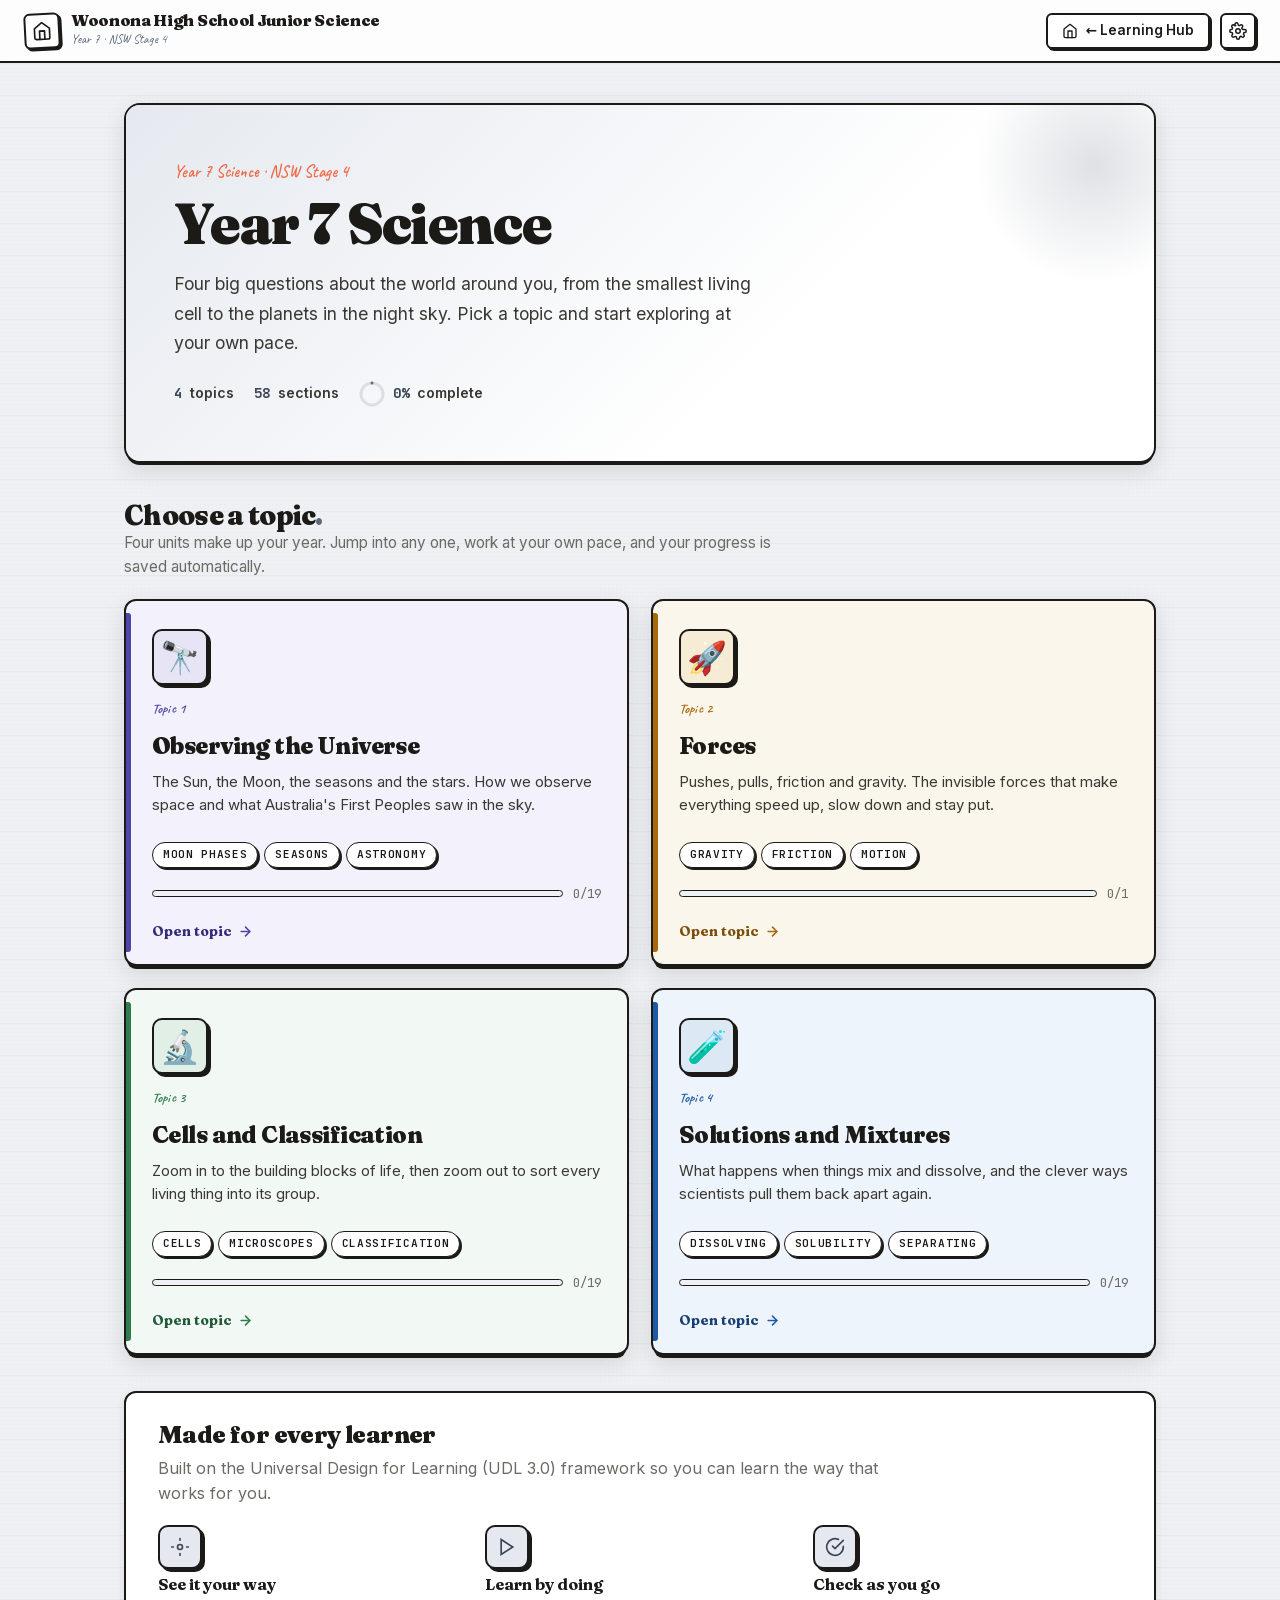
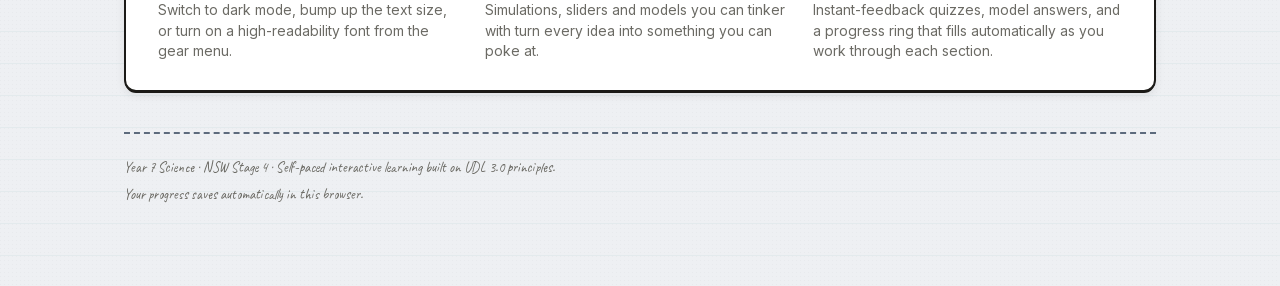
<file: index.html>
<!doctype html>
<html lang="en-AU" data-theme="light" data-size="md" data-dyslexic="false">
<head>
  <meta charset="utf-8"/>
  <meta name="viewport" content="width=device-width, initial-scale=1"/>
  <link rel="icon" href="https://irvincisneros-png.github.io/assets/favicon.svg" type="image/svg+xml"/>
  <title>Year 7 Science · NSW Stage 4</title>
  <meta name="description" content="Interactive Year 7 Science: Observing the Universe, Forces, Cells and Classification, and Solutions and Mixtures."/>
  <link rel="stylesheet" href="shared/kit.css"/>
  <link rel="stylesheet" href="shared/hub.css"/>
</head>
<body>
  <div id="root">
  <div id="__loading" style="position:fixed;inset:0;z-index:9000;display:flex;align-items:center;justify-content:center;flex-direction:column;gap:14px;background:#f7f1e3;color:#6b6a64;font-family:-apple-system,BlinkMacSystemFont,'Segoe UI',sans-serif;">
    <div class="__spin" style="width:34px;height:34px;border:3px solid #e3d9bf;border-top-color:#0f766e;border-radius:50%;animation:jsspin .8s linear infinite;"></div>
    <div style="font-size:15px;">Getting your science ready…</div>
    <style>@keyframes jsspin{to{transform:rotate(360deg)}}@media (prefers-reduced-motion:reduce){.__spin{animation:none!important}}</style>
  </div>
  </div>
  <script src="shared/vendor/react.production.min.js"></script>
  <script src="shared/vendor/react-dom.production.min.js"></script>
  <script src="shared/kit.js"></script>
  <script src="shared/hub.js"></script>
  <script>
    mountYearHub({
      year: 7, stage: 4, accent: "teal",
      schoolTitle: "Woonona High School Junior Science", syllabus: "NSW Stage 4",
      title: "Year 7 Science",
      lede: "Four big questions about the world around you, from the smallest living cell to the planets in the night sky. Pick a topic and start exploring at your own pace.",
      topics: [
        { n: 1, kicker: "Topic 1", emoji: "🔭", title: "Observing the Universe", accent: "amber",
          blurb: "The Sun, the Moon, the seasons and the stars. How we observe space and what Australia's First Peoples saw in the sky.",
          tags: ["Moon phases", "Seasons", "Astronomy"], href: "observing-universe/", branch: "earth-space",
          storageKey: "y7.universe", points: ["1.1.1","1.1.2","1.1.3","1.1.4","1.2.1","1.2.2","1.2.3","1.2.4","1.2.5","1.2.6","1.2.7","1.2.8","1.3.1","1.3.2","1.3.3","1.4.1","1.4.2","1.4.3","1.5.1"] },
        { n: 2, kicker: "Topic 2", emoji: "🚀", title: "Forces", accent: "blue",
          blurb: "Pushes, pulls, friction and gravity. The invisible forces that make everything speed up, slow down and stay put.",
          tags: ["Gravity", "Friction", "Motion"], href: "forces/", branch: "physics",
          storageKey: "y7.forces", points: ["done"] },
        { n: 3, kicker: "Topic 3", emoji: "🔬", title: "Cells and Classification", accent: "emerald",
          blurb: "Zoom in to the building blocks of life, then zoom out to sort every living thing into its group.",
          tags: ["Cells", "Microscopes", "Classification"], href: "cells-classification/", branch: "biology",
          storageKey: "y7.cellsclassification", points: ["3.1.1","3.1.2","3.1.3","3.1.4","3.1.5","3.1.6","3.1.7","3.2.1","3.2.2","3.2.3","3.2.4","3.2.5","3.2.6","3.2.7","3.2.8","3.2.9","3.2.10","3.2.11","3.3.1"] },
        { n: 4, kicker: "Topic 4", emoji: "🧪", title: "Solutions and Mixtures", accent: "cyan",
          blurb: "What happens when things mix and dissolve, and the clever ways scientists pull them back apart again.",
          tags: ["Dissolving", "Solubility", "Separating"], href: "solutions-mixtures/", branch: "chemistry",
          storageKey: "y7.solutions", points: ["4.1.1","4.1.2","4.1.3","4.1.4","4.2.1","4.2.2","4.2.3","4.3.1","4.3.2","4.3.3","4.3.4","4.3.5","4.4.1","4.4.2","4.4.3","4.4.4","4.4.5","4.4.6","4.5.1"] },
      ],
    });
  </script>
  <noscript>
    <div style="position:fixed;inset:0;z-index:99998;display:flex;align-items:center;justify-content:center;text-align:center;padding:24px;background:#f7f1e3;color:#1b1a17;font-family:-apple-system,BlinkMacSystemFont,'Segoe UI',sans-serif;">
      This page needs JavaScript turned on to work. Please enable JavaScript in your browser settings and reload.
    </div>
  </noscript>
  <div id="__loadfail" style="display:none;position:fixed;inset:0;z-index:99999;align-items:center;justify-content:center;flex-direction:column;gap:10px;text-align:center;padding:24px;background:#f7f1e3;color:#1b1a17;font-family:-apple-system,BlinkMacSystemFont,'Segoe UI',sans-serif;">
    <div style="font-size:34px;">🔌</div>
    <div style="font-size:18px;font-weight:700;">This page didn't finish loading</div>
    <div style="max-width:430px;font-size:14px;color:#6b6a64;">Check your internet connection and refresh. If you're on the school network and it still won't load, let your teacher know.</div>
    <button onclick="location.reload()" style="margin-top:6px;padding:10px 18px;border-radius:999px;border:1.5px solid #1b1a17;background:#0f766e;color:#fff;font-weight:600;font-size:14px;cursor:pointer;">Refresh</button>
  </div>
  <script>
    /* If nothing has rendered into the app root after 12s (e.g. a script was
       blocked or failed to download), show a friendly failure message instead
       of a blank white screen. */
    (function(){
      setTimeout(function(){
        if(document.getElementById('__loading') && !window.__mounted){
          var f=document.getElementById('__loadfail'); if(f) f.style.display='flex';
        }
      },30000);
    })();
  </script>
</body>
</html>
</file>
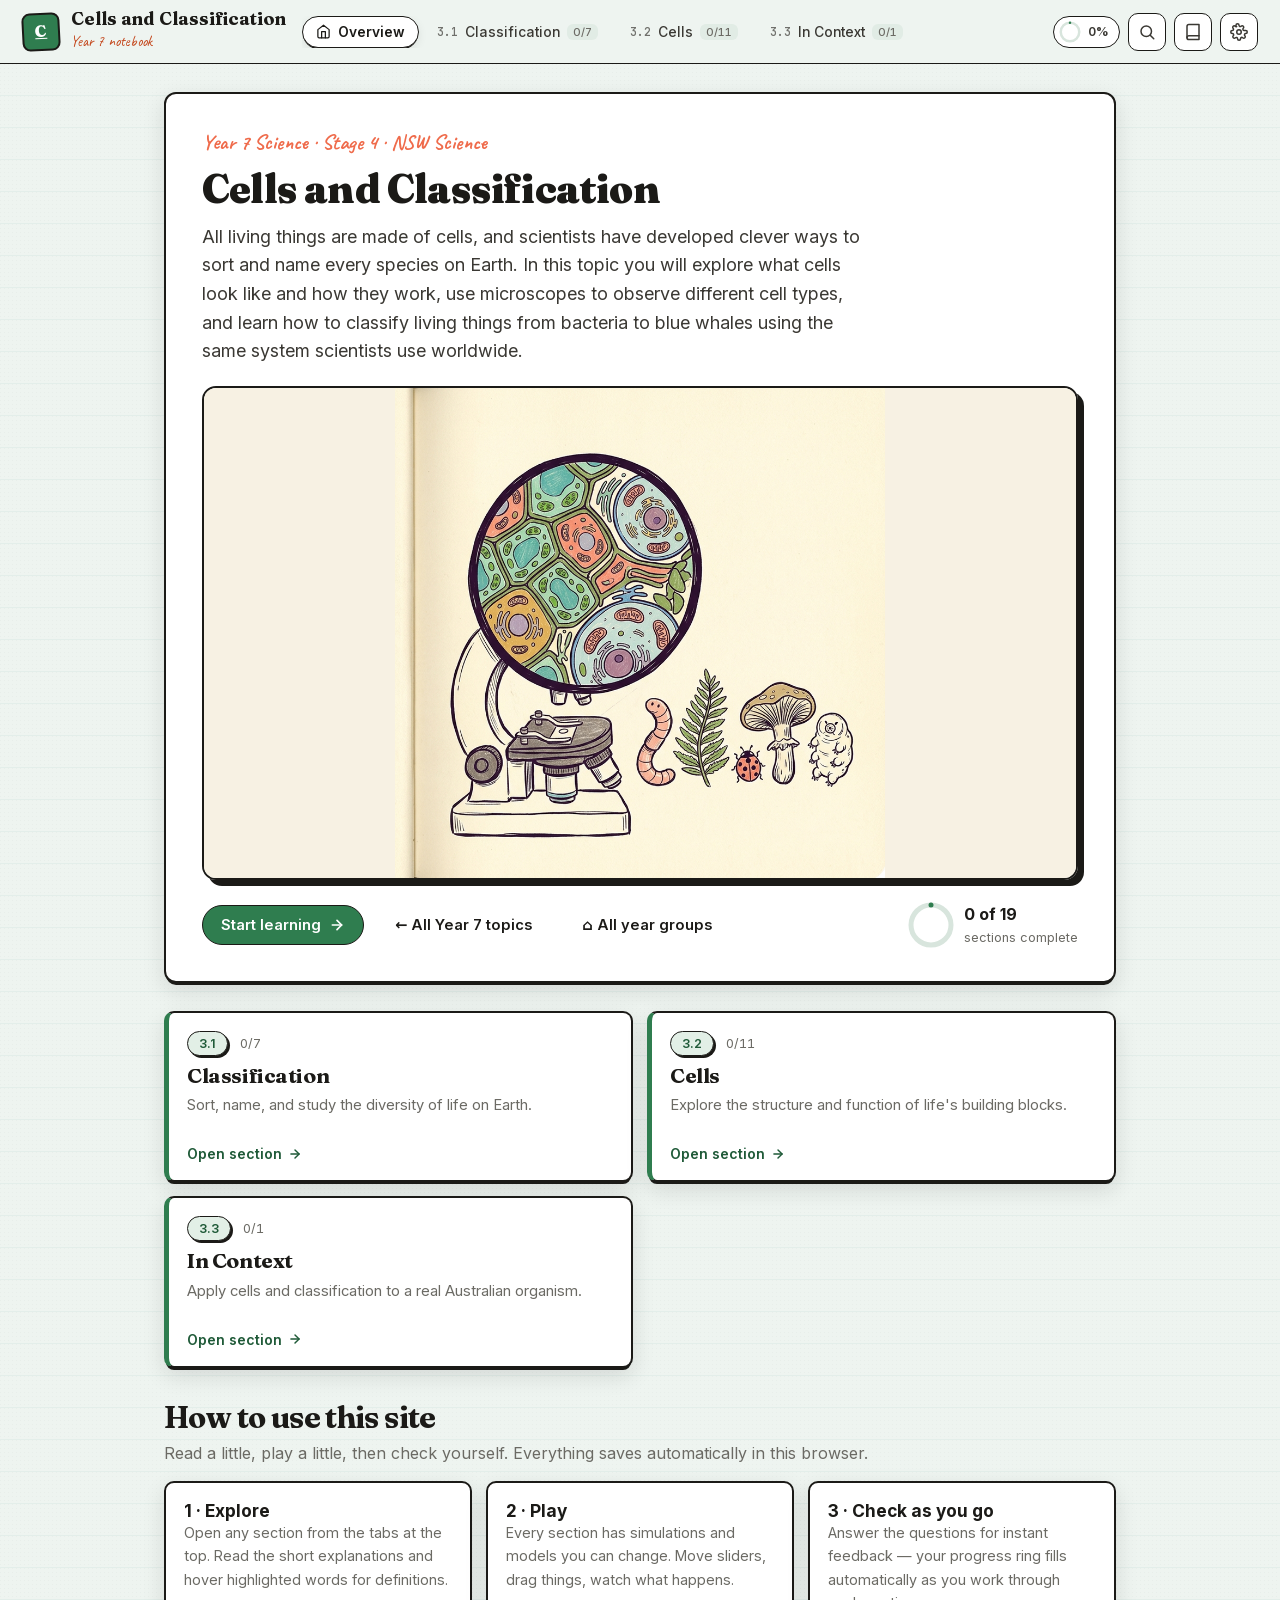
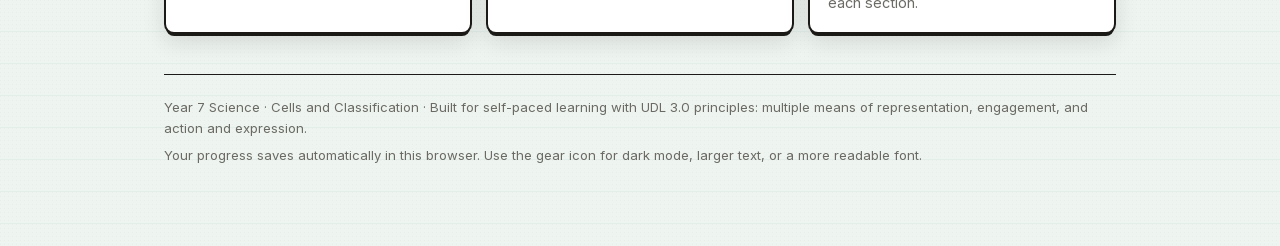
<file: cells-classification/index.html>
<!doctype html>
<html lang="en-AU" data-theme="light" data-size="md" data-dyslexic="false">
<head>
  <meta charset="utf-8"/>
  <meta name="viewport" content="width=device-width, initial-scale=1"/>
  <link rel="icon" href="https://irvincisneros-png.github.io/assets/favicon.svg" type="image/svg+xml"/>
  <title>Cells and Classification · Year 7 Science</title>
  <meta name="description" content="Cells, microscopes and grouping living things."/>
  <link rel="stylesheet" href="../shared/kit.css"/>
</head>
<body>
  <div id="root">
  <div id="__loading" style="position:fixed;inset:0;z-index:9000;display:flex;align-items:center;justify-content:center;flex-direction:column;gap:14px;background:#f7f1e3;color:#6b6a64;font-family:-apple-system,BlinkMacSystemFont,'Segoe UI',sans-serif;">
    <div class="__spin" style="width:34px;height:34px;border:3px solid #e3d9bf;border-top-color:#0f766e;border-radius:50%;animation:jsspin .8s linear infinite;"></div>
    <div style="font-size:15px;">Getting your science ready…</div>
    <style>@keyframes jsspin{to{transform:rotate(360deg)}}@media (prefers-reduced-motion:reduce){.__spin{animation:none!important}}</style>
  </div>
  </div>
  <script src="../shared/vendor/react.production.min.js"></script>
  <script src="../shared/vendor/react-dom.production.min.js"></script>
  <script src="../shared/kit.js"></script>
  <script src="content.js"></script>
  <noscript>
    <div style="position:fixed;inset:0;z-index:99998;display:flex;align-items:center;justify-content:center;text-align:center;padding:24px;background:#f7f1e3;color:#1b1a17;font-family:-apple-system,BlinkMacSystemFont,'Segoe UI',sans-serif;">
      This page needs JavaScript turned on to work. Please enable JavaScript in your browser settings and reload.
    </div>
  </noscript>
  <div id="__loadfail" style="display:none;position:fixed;inset:0;z-index:99999;align-items:center;justify-content:center;flex-direction:column;gap:10px;text-align:center;padding:24px;background:#f7f1e3;color:#1b1a17;font-family:-apple-system,BlinkMacSystemFont,'Segoe UI',sans-serif;">
    <div style="font-size:34px;">🔌</div>
    <div style="font-size:18px;font-weight:700;">This page didn't finish loading</div>
    <div style="max-width:430px;font-size:14px;color:#6b6a64;">Check your internet connection and refresh. If you're on the school network and it still won't load, let your teacher know.</div>
    <button onclick="location.reload()" style="margin-top:6px;padding:10px 18px;border-radius:999px;border:1.5px solid #1b1a17;background:#0f766e;color:#fff;font-weight:600;font-size:14px;cursor:pointer;">Refresh</button>
  </div>
  <script>
    /* If nothing has rendered into the app root after 12s (e.g. a script was
       blocked or failed to download), show a friendly failure message instead
       of a blank white screen. */
    (function(){
      setTimeout(function(){
        if(document.getElementById('__loading') && !window.__mounted){
          var f=document.getElementById('__loadfail'); if(f) f.style.display='flex';
        }
      },30000);
    })();
  </script>
</body>
</html>
</file>
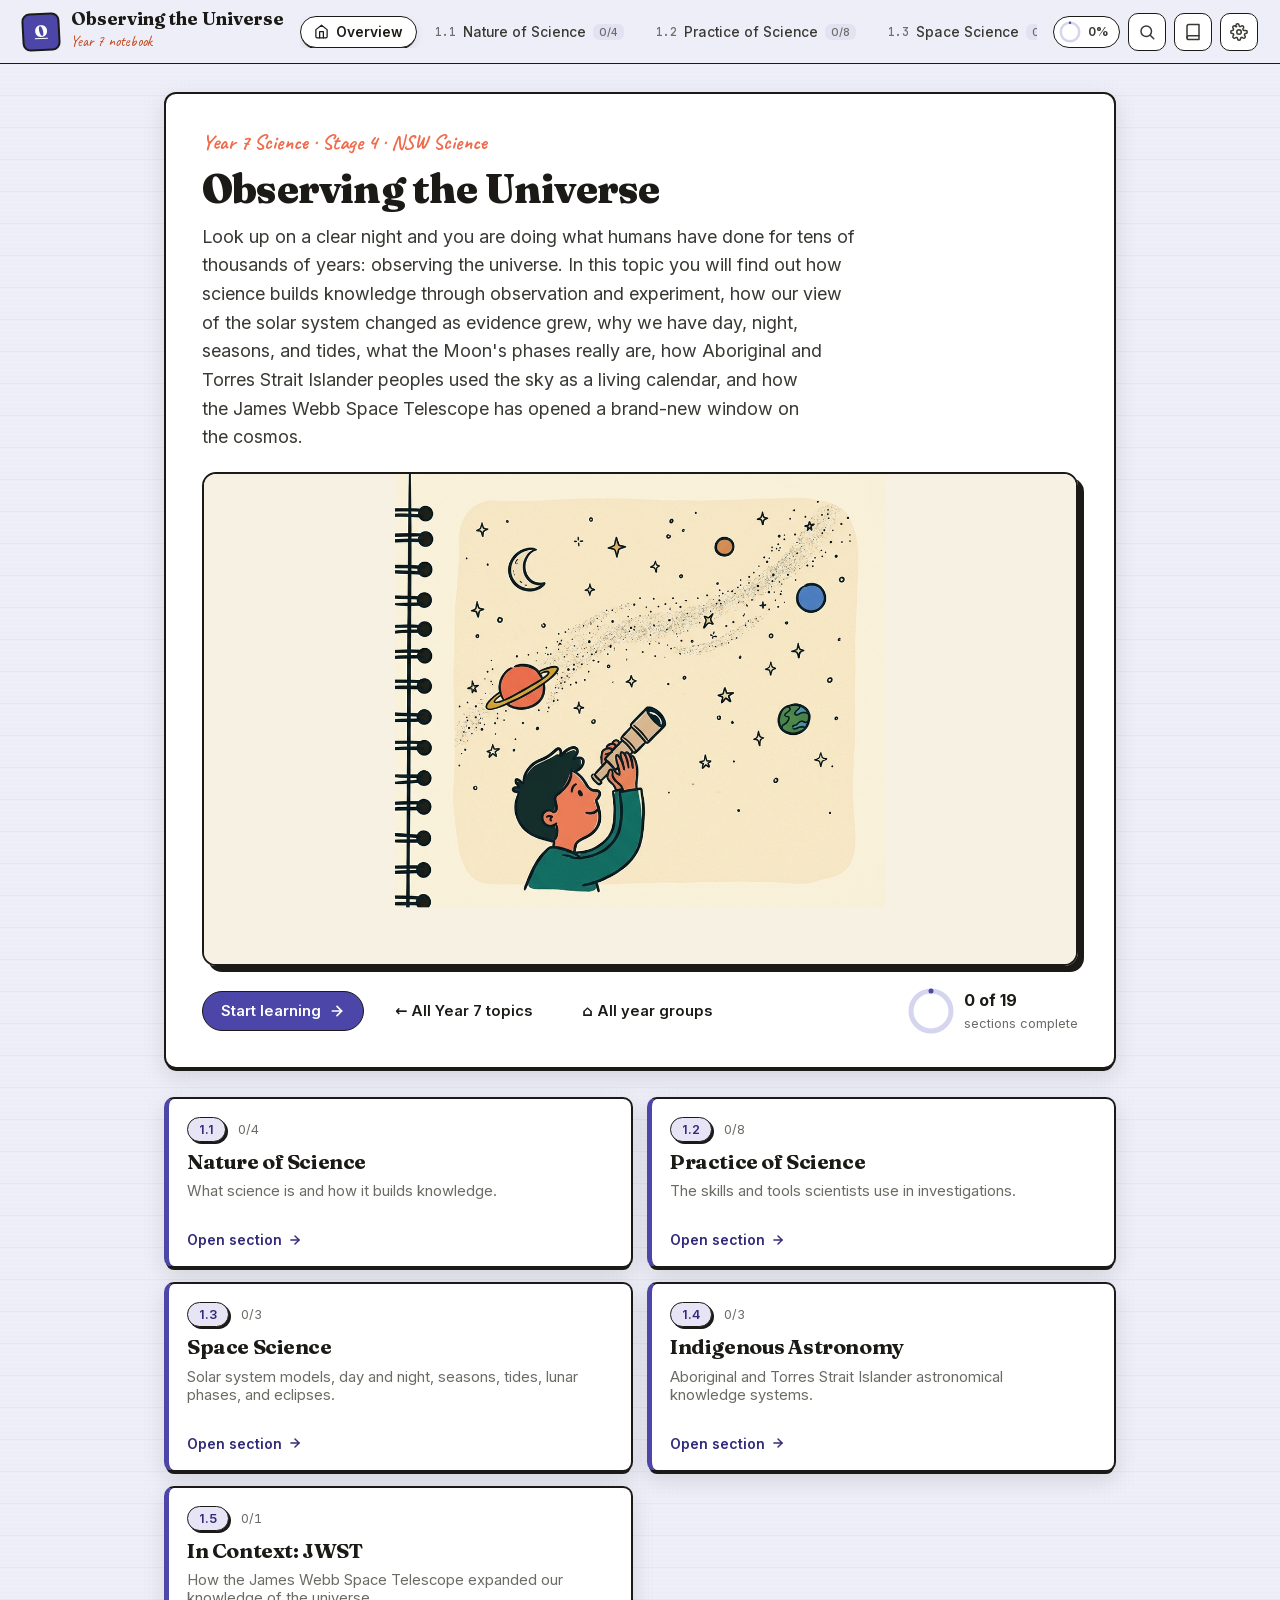
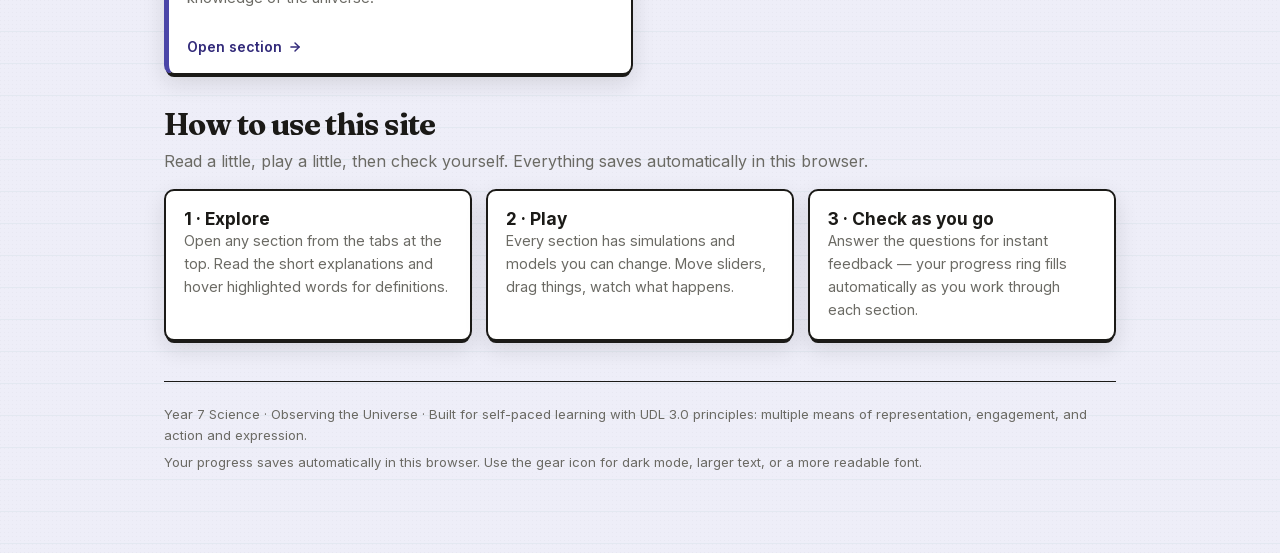
<file: observing-universe/index.html>
<!doctype html>
<html lang="en-AU" data-theme="light" data-size="md" data-dyslexic="false">
<head>
  <meta charset="utf-8"/>
  <meta name="viewport" content="width=device-width, initial-scale=1"/>
  <link rel="icon" href="https://irvincisneros-png.github.io/assets/favicon.svg" type="image/svg+xml"/>
  <title>Observing the Universe · Year 7 Science</title>
  <meta name="description" content="Earth, Moon, Sun and the night sky."/>
  <link rel="stylesheet" href="../shared/kit.css"/>
</head>
<body>
  <div id="root">
  <div id="__loading" style="position:fixed;inset:0;z-index:9000;display:flex;align-items:center;justify-content:center;flex-direction:column;gap:14px;background:#f7f1e3;color:#6b6a64;font-family:-apple-system,BlinkMacSystemFont,'Segoe UI',sans-serif;">
    <div class="__spin" style="width:34px;height:34px;border:3px solid #e3d9bf;border-top-color:#0f766e;border-radius:50%;animation:jsspin .8s linear infinite;"></div>
    <div style="font-size:15px;">Getting your science ready…</div>
    <style>@keyframes jsspin{to{transform:rotate(360deg)}}@media (prefers-reduced-motion:reduce){.__spin{animation:none!important}}</style>
  </div>
  </div>
  <script src="../shared/vendor/react.production.min.js"></script>
  <script src="../shared/vendor/react-dom.production.min.js"></script>
  <script src="../shared/kit.js"></script>
  <script src="content.js"></script>
  <noscript>
    <div style="position:fixed;inset:0;z-index:99998;display:flex;align-items:center;justify-content:center;text-align:center;padding:24px;background:#f7f1e3;color:#1b1a17;font-family:-apple-system,BlinkMacSystemFont,'Segoe UI',sans-serif;">
      This page needs JavaScript turned on to work. Please enable JavaScript in your browser settings and reload.
    </div>
  </noscript>
  <div id="__loadfail" style="display:none;position:fixed;inset:0;z-index:99999;align-items:center;justify-content:center;flex-direction:column;gap:10px;text-align:center;padding:24px;background:#f7f1e3;color:#1b1a17;font-family:-apple-system,BlinkMacSystemFont,'Segoe UI',sans-serif;">
    <div style="font-size:34px;">🔌</div>
    <div style="font-size:18px;font-weight:700;">This page didn't finish loading</div>
    <div style="max-width:430px;font-size:14px;color:#6b6a64;">Check your internet connection and refresh. If you're on the school network and it still won't load, let your teacher know.</div>
    <button onclick="location.reload()" style="margin-top:6px;padding:10px 18px;border-radius:999px;border:1.5px solid #1b1a17;background:#0f766e;color:#fff;font-weight:600;font-size:14px;cursor:pointer;">Refresh</button>
  </div>
  <script>
    /* If nothing has rendered into the app root after 12s (e.g. a script was
       blocked or failed to download), show a friendly failure message instead
       of a blank white screen. */
    (function(){
      setTimeout(function(){
        if(document.getElementById('__loading') && !window.__mounted){
          var f=document.getElementById('__loadfail'); if(f) f.style.display='flex';
        }
      },30000);
    })();
  </script>
</body>
</html>
</file>
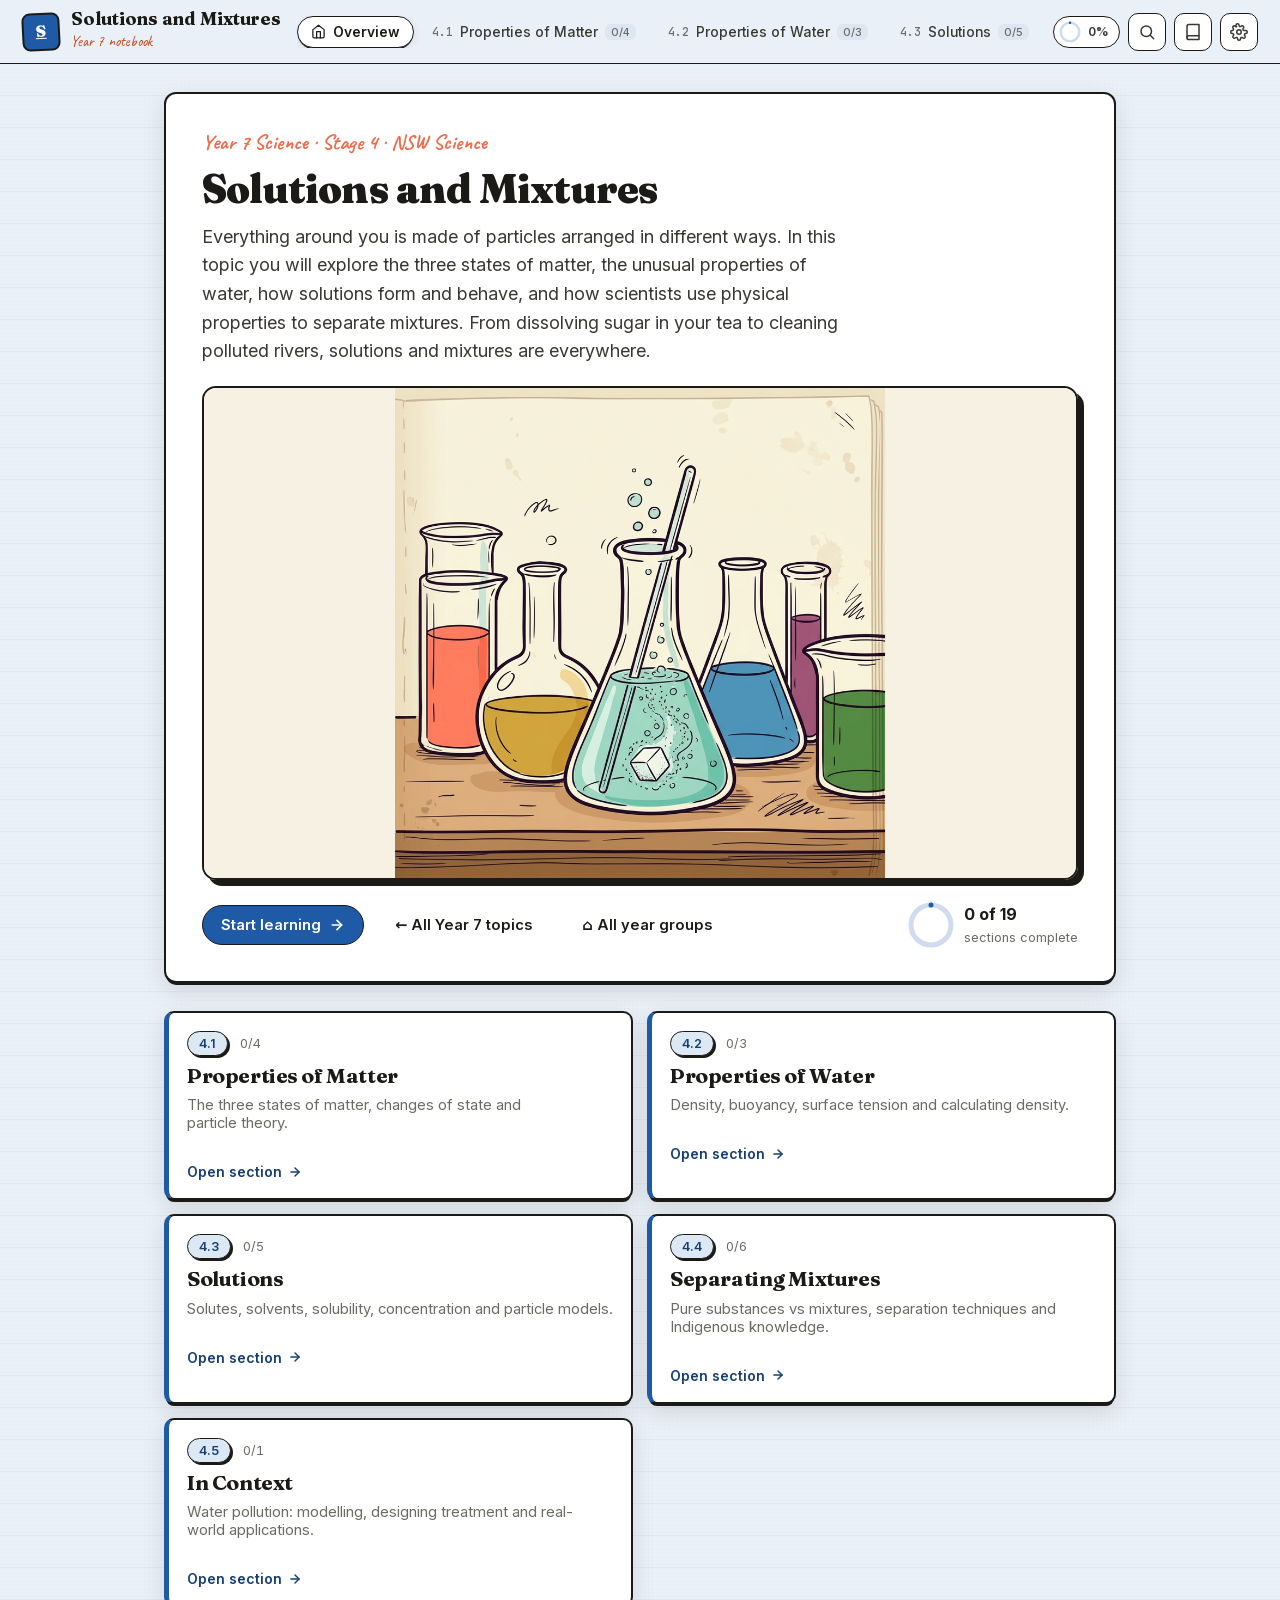
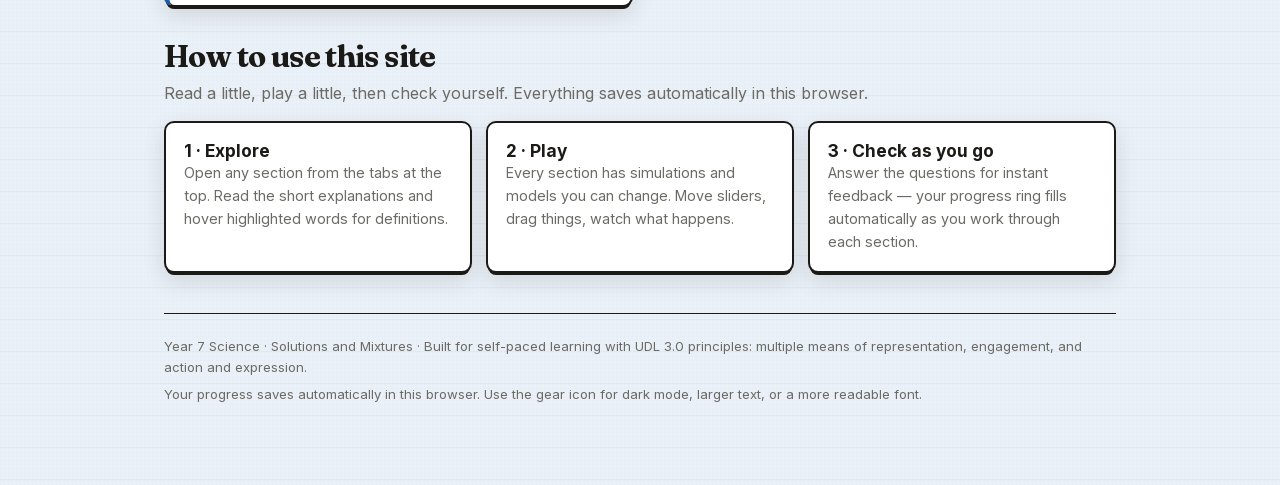
<file: solutions-mixtures/index.html>
<!doctype html>
<html lang="en-AU" data-theme="light" data-size="md" data-dyslexic="false">
<head>
  <meta charset="utf-8"/>
  <meta name="viewport" content="width=device-width, initial-scale=1"/>
  <link rel="icon" href="https://irvincisneros-png.github.io/assets/favicon.svg" type="image/svg+xml"/>
  <title>Solutions and Mixtures · Year 7 Science</title>
  <meta name="description" content="Mixtures, solutions and separating them."/>
  <link rel="stylesheet" href="../shared/kit.css"/>
</head>
<body>
  <div id="root">
  <div id="__loading" style="position:fixed;inset:0;z-index:9000;display:flex;align-items:center;justify-content:center;flex-direction:column;gap:14px;background:#f7f1e3;color:#6b6a64;font-family:-apple-system,BlinkMacSystemFont,'Segoe UI',sans-serif;">
    <div class="__spin" style="width:34px;height:34px;border:3px solid #e3d9bf;border-top-color:#0f766e;border-radius:50%;animation:jsspin .8s linear infinite;"></div>
    <div style="font-size:15px;">Getting your science ready…</div>
    <style>@keyframes jsspin{to{transform:rotate(360deg)}}@media (prefers-reduced-motion:reduce){.__spin{animation:none!important}}</style>
  </div>
  </div>
  <script src="../shared/vendor/react.production.min.js"></script>
  <script src="../shared/vendor/react-dom.production.min.js"></script>
  <script src="../shared/kit.js"></script>
  <script src="content.js"></script>
  <noscript>
    <div style="position:fixed;inset:0;z-index:99998;display:flex;align-items:center;justify-content:center;text-align:center;padding:24px;background:#f7f1e3;color:#1b1a17;font-family:-apple-system,BlinkMacSystemFont,'Segoe UI',sans-serif;">
      This page needs JavaScript turned on to work. Please enable JavaScript in your browser settings and reload.
    </div>
  </noscript>
  <div id="__loadfail" style="display:none;position:fixed;inset:0;z-index:99999;align-items:center;justify-content:center;flex-direction:column;gap:10px;text-align:center;padding:24px;background:#f7f1e3;color:#1b1a17;font-family:-apple-system,BlinkMacSystemFont,'Segoe UI',sans-serif;">
    <div style="font-size:34px;">🔌</div>
    <div style="font-size:18px;font-weight:700;">This page didn't finish loading</div>
    <div style="max-width:430px;font-size:14px;color:#6b6a64;">Check your internet connection and refresh. If you're on the school network and it still won't load, let your teacher know.</div>
    <button onclick="location.reload()" style="margin-top:6px;padding:10px 18px;border-radius:999px;border:1.5px solid #1b1a17;background:#0f766e;color:#fff;font-weight:600;font-size:14px;cursor:pointer;">Refresh</button>
  </div>
  <script>
    /* If nothing has rendered into the app root after 12s (e.g. a script was
       blocked or failed to download), show a friendly failure message instead
       of a blank white screen. */
    (function(){
      setTimeout(function(){
        if(document.getElementById('__loading') && !window.__mounted){
          var f=document.getElementById('__loadfail'); if(f) f.style.display='flex';
        }
      },30000);
    })();
  </script>
</body>
</html>
</file>
<file: shared/kit.css>
/* ============================================================
   Junior Science -- Shared Topic Framework
   Design system + components for all topic apps
   Playful lab notebook aesthetic: Fraunces/Inter/Caveat,
   paper textures, sketch cards, hard offset shadows.
   UDL 3.0: themeable, resizable, dyslexia-friendly, dark mode.
   ============================================================ */

:root {
  /* Surfaces (neutral by default; tinted per science branch via [data-branch]) */
  --bg:            #eef0f3;
  --bg-2:          #e6e9ef;
  --paper:         #ffffff;
  --card:          #ffffff;
  --border:        #dadfe7;
  --border-strong: #1b1a17;

  /* Ink */
  --ink:           #1b1a17;
  --ink-2:         #3a3833;
  --ink-muted:     #6b6a64;

  /* Named palette -- mapped to notebook accent families
     orange  -> coral family
     amber   -> mustard family
     teal    -> teal family
     blue    -> sky family
     purple  -> plum family
     violet  -> plum (deep/shifted)
     green   -> green family
     emerald -> green (shifted)
     pink    -> coral (light)
     red     -> warn family
     cyan    -> teal (lighter)
     lime    -> green (lighter)
     slate   -> ink/muted family */
  --orange:       #ef6b4b;  --orange-deep:  #c4471c;  --orange-soft:  #fce0d8;
  --amber:        #d99e1e;  --amber-deep:   #a8780f;  --amber-soft:   #f7ecd0;
  --teal:         #0f766e;  --teal-deep:    #0a574f;  --teal-soft:    #d9ebe8;
  --blue:         #4b7bc9;  --blue-deep:    #34589c;  --blue-soft:    #e0e8f5;
  --purple:       #7a3a9b;  --purple-deep:  #5d2a78;  --purple-soft:  #ece0f2;
  --violet:       #7a3a9b;  --violet-deep:  #5d2a78;  --violet-soft:  #ece0f2;
  --green:        #3f8a4a;  --green-deep:   #2e6837;  --green-soft:   #e0efe2;
  --emerald:      #3f8a4a;  --emerald-deep: #2e6837;  --emerald-soft: #e0efe2;
  --pink:         #ef6b4b;  --pink-deep:    #c4471c;  --pink-soft:    #fce0d8;
  --red:          #c4471c;  --red-deep:     #943310;  --red-soft:     #fce0d8;
  --cyan:         #0f766e;  --cyan-deep:    #0a574f;  --cyan-soft:    #d9ebe8;
  --lime:         #3f8a4a;  --lime-deep:    #2e6837;  --lime-soft:    #e0efe2;
  --slate:        #6b6a64;  --slate-deep:   #3a3833;  --slate-soft:   #ede4cc;

  /* Topic accent -- overridden per app via [data-accent] */
  --accent:      var(--blue);
  --accent-deep: var(--blue-deep);
  --accent-soft: var(--blue-soft);
  /* --accent-mid / --surface: referenced by content.jsx SVG interactives.
     --accent-mid is re-declared in every accent preset below so it tracks the
     active accent; this :root entry is the default fallback. */
  --accent-mid:  color-mix(in srgb, var(--accent) 55%, var(--accent-soft));
  --surface:     var(--card);

  /* Typography */
  --font-display: 'Fraunces', Georgia, serif;
  --font-body:    'Inter', system-ui, sans-serif;
  --font-hand:    'Caveat', cursive;
  --font-mono:    'JetBrains Mono', 'SF Mono', Menlo, monospace;
  --text-scale: 1;

  /* Radii */
  --r-sm: 6px; --r: 10px; --r-lg: 12px; --r-xl: 16px;

  /* Shadows -- hard offset notebook style */
  --shadow-1: 0 2px 0 -1px #1b1a17, 0 3px 10px rgba(27,26,23,0.08);
  --shadow-2: 0 4px 0 -2px #1b1a17, 0 8px 22px rgba(27,26,23,0.12);
  --shadow-3: 0 12px 0 -6px #1b1a17, 0 24px 60px rgba(0,0,0,0.30);
}

/* ---- Per-topic accent presets ---- */
[data-accent="orange"]  { --accent: var(--orange);  --accent-deep: var(--orange-deep);  --accent-soft: var(--orange-soft); }
[data-accent="amber"]   { --accent: var(--amber);   --accent-deep: var(--amber-deep);   --accent-soft: var(--amber-soft); }
[data-accent="teal"]    { --accent: var(--teal);    --accent-deep: var(--teal-deep);    --accent-soft: var(--teal-soft); }
[data-accent="blue"]    { --accent: var(--blue);    --accent-deep: var(--blue-deep);    --accent-soft: var(--blue-soft); }
[data-accent="purple"]  { --accent: var(--purple);  --accent-deep: var(--purple-deep);  --accent-soft: var(--purple-soft); }
[data-accent="violet"]  { --accent: var(--violet);  --accent-deep: var(--violet-deep);  --accent-soft: var(--violet-soft); }
[data-accent="green"]   { --accent: var(--green);   --accent-deep: var(--green-deep);   --accent-soft: var(--green-soft); }
[data-accent="emerald"] { --accent: var(--emerald); --accent-deep: var(--emerald-deep); --accent-soft: var(--emerald-soft); }
[data-accent="pink"]    { --accent: var(--pink);    --accent-deep: var(--pink-deep);    --accent-soft: var(--pink-soft); }
[data-accent="red"]     { --accent: var(--red);     --accent-deep: var(--red-deep);     --accent-soft: var(--red-soft); }
[data-accent="cyan"]    { --accent: var(--cyan);    --accent-deep: var(--cyan-deep);    --accent-soft: var(--cyan-soft); }
[data-accent="lime"]    { --accent: var(--lime);    --accent-deep: var(--lime-deep);    --accent-soft: var(--lime-soft); }

.accent-orange  { --accent: var(--orange);  --accent-deep: var(--orange-deep);  --accent-soft: var(--orange-soft); }
.accent-amber   { --accent: var(--amber);   --accent-deep: var(--amber-deep);   --accent-soft: var(--amber-soft); }
.accent-teal    { --accent: var(--teal);    --accent-deep: var(--teal-deep);    --accent-soft: var(--teal-soft); }
.accent-blue    { --accent: var(--blue);    --accent-deep: var(--blue-deep);    --accent-soft: var(--blue-soft); }
.accent-purple  { --accent: var(--purple);  --accent-deep: var(--purple-deep);  --accent-soft: var(--purple-soft); }
.accent-violet  { --accent: var(--violet);  --accent-deep: var(--violet-deep);  --accent-soft: var(--violet-soft); }
.accent-green   { --accent: var(--green);   --accent-deep: var(--green-deep);   --accent-soft: var(--green-soft); }
.accent-emerald { --accent: var(--emerald); --accent-deep: var(--emerald-deep); --accent-soft: var(--emerald-soft); }
.accent-pink    { --accent: var(--pink);    --accent-deep: var(--pink-deep);    --accent-soft: var(--pink-soft); }
.accent-red     { --accent: var(--red);     --accent-deep: var(--red-deep);     --accent-soft: var(--red-soft); }
.accent-cyan    { --accent: var(--cyan);    --accent-deep: var(--cyan-deep);    --accent-soft: var(--cyan-soft); }
.accent-lime    { --accent: var(--lime);    --accent-deep: var(--lime-deep);    --accent-soft: var(--lime-soft); }
.accent-slate   { --accent: var(--slate);   --accent-deep: var(--slate-deep);   --accent-soft: var(--slate-soft); }

/* --accent-mid per accent: a mid tone between accent and accent-soft.
   Re-declared per accent so SVG interactives (var(--accent-mid)) track the
   active topic/section accent rather than the default. */
[data-accent="orange"],  .accent-orange  { --accent-mid: color-mix(in srgb, var(--orange) 55%,  var(--orange-soft)  45%); }
[data-accent="amber"],   .accent-amber   { --accent-mid: color-mix(in srgb, var(--amber) 55%,   var(--amber-soft)   45%); }
[data-accent="teal"],    .accent-teal    { --accent-mid: color-mix(in srgb, var(--teal) 55%,    var(--teal-soft)    45%); }
[data-accent="blue"],    .accent-blue    { --accent-mid: color-mix(in srgb, var(--blue) 55%,    var(--blue-soft)    45%); }
[data-accent="purple"],  .accent-purple  { --accent-mid: color-mix(in srgb, var(--purple) 55%,  var(--purple-soft)  45%); }
[data-accent="violet"],  .accent-violet  { --accent-mid: color-mix(in srgb, var(--violet) 55%,  var(--violet-soft)  45%); }
[data-accent="green"],   .accent-green   { --accent-mid: color-mix(in srgb, var(--green) 55%,   var(--green-soft)   45%); }
[data-accent="emerald"], .accent-emerald { --accent-mid: color-mix(in srgb, var(--emerald) 55%, var(--emerald-soft) 45%); }
[data-accent="pink"],    .accent-pink    { --accent-mid: color-mix(in srgb, var(--pink) 55%,    var(--pink-soft)    45%); }
[data-accent="red"],     .accent-red     { --accent-mid: color-mix(in srgb, var(--red) 55%,     var(--red-soft)     45%); }
[data-accent="cyan"],    .accent-cyan    { --accent-mid: color-mix(in srgb, var(--cyan) 55%,    var(--cyan-soft)    45%); }
[data-accent="lime"],    .accent-lime    { --accent-mid: color-mix(in srgb, var(--lime) 55%,    var(--lime-soft)    45%); }
[data-accent="slate"],   .accent-slate   { --accent-mid: color-mix(in srgb, var(--slate) 55%,   var(--slate-soft)   45%); }

/* ---- Dark mode (warm, not blue-grey) ---- */
[data-theme="dark"] {
  --bg:            #211d17;
  --bg-2:          #2a2620;
  --paper:         #2f2a22;
  --card:          #2f2a22;
  --border:        #463f33;
  --border-strong: #f3ecdd;
  --ink:           #f3ecdd;
  --ink-2:         #d9d0bf;
  --ink-muted:     #a59c8a;
  --shadow-1: 0 2px 0 -1px rgba(0,0,0,0.5), 0 3px 10px rgba(0,0,0,0.4);
  --shadow-2: 0 4px 0 -2px rgba(0,0,0,0.5), 0 8px 22px rgba(0,0,0,0.5);
  --shadow-3: 0 12px 0 -6px rgba(0,0,0,0.5), 0 24px 60px rgba(0,0,0,0.55);
}

/* ---- Text size (UDL) ---- */
[data-size="sm"] { --text-scale: 0.92; }
[data-size="md"] { --text-scale: 1; }
[data-size="lg"] { --text-scale: 1.14; }
[data-size="xl"] { --text-scale: 1.28; }

/* ---- Dyslexia-friendly font (UDL) ---- */
[data-dyslexic="true"] {
  --font-body:    "Atkinson Hyperlegible", "Verdana", system-ui, sans-serif;
  --font-display: "Atkinson Hyperlegible", "Verdana", system-ui, sans-serif;
}

/* ============================================================
   Science-branch palettes (sci-themed-resources schema).
   `data-branch` on <html> tints the whole topic page; `.branch-*`
   tints individual topic cards on the neutral hub.
   Accent applies in light + dark; surface tints apply in light mode only
   (dark mode keeps its own dark scheme, branch identity via accent).
   ============================================================ */
[data-branch="biology"]       { --accent:#2f7d4f; --accent-deep:#1f5a38; --accent-soft:#e2efe6; }
[data-branch="chemistry"]     { --accent:#1f5aa6; --accent-deep:#163f73; --accent-soft:#dde8f5; }
[data-branch="physics"]       { --accent:#a8680c; --accent-deep:#7c4e08; --accent-soft:#f6ebd4; }
[data-branch="earth-space"]   { --accent:#4b46a8; --accent-deep:#322a7a; --accent-soft:#e6e4f5; }
[data-branch="environmental"] { --accent:#0f766e; --accent-deep:#0a574f; --accent-soft:#d9ebe8; }
[data-branch="general"]       { --accent:#5d6b7d; --accent-deep:#3c4655; --accent-soft:#e5e9ef; }
[data-branch="change"]        { --accent:#7a3a9b; --accent-deep:#5d2a78; --accent-soft:#efe7f0;
  --rainbow:linear-gradient(90deg,#d44d36,#c98a16,#357d40,#2a64a4,#6d3490); }

[data-theme="light"][data-branch="biology"]       { --bg:#eef4f0; --bg-2:#e1ece5; --border:#d8e5dd; }
[data-theme="light"][data-branch="chemistry"]     { --bg:#eaf0f7; --bg-2:#dde7f3; --border:#d0dcee; }
[data-theme="light"][data-branch="physics"]       { --bg:#f3f2ee; --bg-2:#ece8df; --border:#e3ded1; }
[data-theme="light"][data-branch="earth-space"]   { --bg:#eeeef8; --bg-2:#e2e2f2; --border:#d5d5ee; }
[data-theme="light"][data-branch="environmental"] { --bg:#e8f2f0; --bg-2:#d8e9e5; --border:#cadfd9; }
[data-theme="light"][data-branch="general"]       { --bg:#eef0f3; --bg-2:#e6e9ef; --border:#dadfe7; }
[data-theme="light"][data-branch="change"]        { --bg:#f5f2f6; --bg-2:#ece6ee; --border:#e2d8e6; }

/* Hub topic cards: branch accent + a faint branch wash (neutral hub page) */
.hub-card.branch-biology       { --accent:#2f7d4f; --accent-deep:#1f5a38; --accent-soft:#e2efe6; background:#f2f8f4; }
.hub-card.branch-chemistry     { --accent:#1f5aa6; --accent-deep:#163f73; --accent-soft:#dde8f5; background:#eef4fb; }
.hub-card.branch-physics       { --accent:#a8680c; --accent-deep:#7c4e08; --accent-soft:#f6ebd4; background:#faf6ec; }
.hub-card.branch-earth-space   { --accent:#4b46a8; --accent-deep:#322a7a; --accent-soft:#e6e4f5; background:#f3f2fc; }
.hub-card.branch-environmental { --accent:#0f766e; --accent-deep:#0a574f; --accent-soft:#d9ebe8; background:#eef6f4; }
.hub-card.branch-general       { --accent:#5d6b7d; --accent-deep:#3c4655; --accent-soft:#e5e9ef; background:#f4f6f8; }
.hub-card.branch-change        { --accent:#7a3a9b; --accent-deep:#5d2a78; --accent-soft:#efe7f0; background:#f8f4f9;
  --rainbow:linear-gradient(90deg,#d44d36,#c98a16,#357d40,#2a64a4,#6d3490); }
[data-theme="dark"] .hub-card[class*="branch-"] { background: var(--card); }

/* Rainbow accents for Year 8 "Change" (spans energy, reactions, geology) */
[data-branch="change"] .btn-accent { background: var(--rainbow); }
[data-branch="change"] .btn-accent:hover { background: var(--rainbow); filter: brightness(0.95); }
[data-branch="change"] .progressbar > div { background: var(--rainbow) !important; }
[data-branch="change"] .dp-id { background: var(--rainbow); color: #fff; }
[data-branch="change"] .topic-head::before { content:""; position:absolute; left:0; right:0; top:0; height:6px; background: var(--rainbow); }
.hub-card.branch-change .stripe { background: var(--rainbow) !important; }
.hub-card.branch-change .bar > div { background: var(--rainbow) !important; }

/* ============================================================ Base */
* { box-sizing: border-box; }
html, body {
  margin: 0; padding: 0;
  background-color: var(--bg);
  background-image:
    radial-gradient(circle at 0 0, rgba(0,0,0,0.025) 1px, transparent 1.5px),
    repeating-linear-gradient(0deg, rgba(15,118,110,0.05) 0 1px, transparent 1px 32px);
  background-size: 4px 4px, 100% 32px;
  color: var(--ink);
  font-family: var(--font-body);
  font-size: calc(16px * var(--text-scale));
  line-height: 1.6;
  -webkit-font-smoothing: antialiased;
  text-rendering: optimizeLegibility;
}
h1,h2,h3,h4 { font-family: var(--font-display); font-weight: 700; line-height: 1.18; letter-spacing: -0.02em; margin: 0; }
h1 { font-size: 2.5em; font-weight: 800; } h2 { font-size: 1.9em; } h3 { font-size: 1.35em; }
h4 { font-size: 1.08em; font-family: var(--font-body); font-weight: 700; letter-spacing: 0; }
p { margin: 0 0 0.85em; max-width: 72ch; text-wrap: pretty; }
a { color: var(--accent-deep); }
button { font-family: inherit; font-size: inherit; cursor: pointer; }
code, .mono { font-family: var(--font-mono); }
.formula { font-family: var(--font-mono); font-weight: 600; }
.formula sub, sub.f { font-size: 0.7em; }
img { max-width: 100%; }
::selection { background: var(--accent-soft); color: var(--ink); }
:focus-visible { outline: 2.5px solid var(--accent); outline-offset: 2px; }
/* the range input sets outline:none (more specific than :focus-visible), so restore a keyboard focus ring */
input[type="range"]:focus-visible { outline: 2.5px solid var(--accent); outline-offset: 4px; }

/* ============================================================ App shell (topbar layout) */
.app { min-height: 100vh; display: flex; flex-direction: column; }

.topbar {
  position: sticky; top: 0; z-index: 40;
  display: flex; align-items: center; gap: 16px;
  padding: 10px 22px;
  background: var(--bg);
  border-bottom: 1.5px solid var(--ink);
}
.brand { display: flex; align-items: center; gap: 11px; }
.brand-mark {
  width: 38px; height: 38px;
  border-radius: 8px;
  border: 2px solid var(--ink);
  display: flex; align-items: center; justify-content: center;
  background: var(--accent);
  color: #fff;
  font-family: var(--font-display);
  font-weight: 800;
  flex-shrink: 0;
  transform: rotate(-3deg);
  transition: transform 140ms cubic-bezier(.34,1.56,.5,1);
}
.brand-mark:hover { transform: rotate(-6deg) scale(1.06); }
.brand-title { font-family: var(--font-display); font-size: 1.12rem; font-weight: 700; line-height: 1.05; }
.brand-sub { font-family: var(--font-hand); font-size: 0.95rem; color: #c4471c; letter-spacing: 0; text-transform: none; }

.tabs { display: flex; gap: 4px; align-items: center; flex: 1; overflow-x: auto; scrollbar-width: none; }
.tabs::-webkit-scrollbar { display: none; }
.tab {
  display: flex; align-items: center; gap: 7px;
  padding: 7px 13px; border-radius: 999px; border: 1px solid transparent;
  background: transparent; color: var(--ink-2); white-space: nowrap;
  font-size: 0.86rem; font-weight: 500; transition: all 120ms;
}
.tab:hover { background: var(--bg-2); color: var(--ink); }
.tab.active {
  background: var(--card); color: var(--ink);
  box-shadow: var(--shadow-1);
  border: 1.5px solid var(--ink);
  font-weight: 600;
}
.tab .tab-id { font-family: var(--font-mono); font-size: 0.72rem; opacity: 0.7; }
.tab.active .tab-id { color: var(--accent-deep); opacity: 1; }
.tab .tab-progress { font-size: 0.68rem; font-variant-numeric: tabular-nums; color: var(--ink-muted); background: var(--bg-2); padding: 1px 6px; border-radius: 6px; }

.topbar-actions { display: flex; align-items: center; gap: 8px; position: relative; }
.icon-btn {
  width: 38px; height: 38px; border-radius: 10px; border: 1.5px solid var(--ink);
  background: var(--card); color: var(--ink-2);
  display: flex; align-items: center; justify-content: center; transition: all 120ms;
}
.icon-btn:hover { color: var(--ink); box-shadow: var(--shadow-1); transform: translateY(-1px); }

.progress-chip { display: flex; align-items: center; gap: 7px; padding: 4px 10px 4px 5px; border-radius: 999px; background: var(--card); border: 1.5px solid var(--ink); }
.progress-ring { display: flex; }
.progress-text { font-size: 0.78rem; font-weight: 600; font-variant-numeric: tabular-nums; color: var(--ink-2); }

/* Settings popover */
.settings-pop {
  position: absolute; top: calc(100% + 10px); right: 0; z-index: 60;
  background: var(--card);
  border: 2px solid var(--ink);
  border-radius: var(--r-lg);
  box-shadow: var(--shadow-3);
  padding: 14px; width: 290px; max-width: calc(100vw - 16px);
  max-height: calc(100vh - 90px); overflow-y: auto;
  display: flex; flex-direction: column; gap: 12px;
}
.settings-row { display: flex; align-items: center; justify-content: space-between; gap: 10px; }
.settings-row > label { font-size: 0.86rem; color: var(--ink-2); font-weight: 500; }
.seg { display: flex; gap: 2px; background: var(--bg-2); padding: 3px; border-radius: 999px; }
.seg button { border: none; background: transparent; color: var(--ink-2); padding: 5px 11px; border-radius: 999px; font-size: 0.82rem; font-weight: 600; }
.seg button.on { background: var(--card); color: var(--ink); box-shadow: var(--shadow-1); }
.ghost-btn { border: 1.5px solid var(--ink); background: var(--card); color: var(--ink-2); padding: 6px 12px; border-radius: var(--r-sm); font-weight: 600; font-size: 0.82rem; }
.ghost-btn:hover { color: var(--ink); }
.danger-btn { border: 1px solid var(--red-soft); background: var(--red-soft); color: var(--red-deep); padding: 6px 12px; border-radius: var(--r-sm); font-weight: 600; font-size: 0.82rem; }

/* Mobile menu */
.mobile-only { display: none; }
.mobile-drawer { position: fixed; inset: 0; z-index: 70; background: rgba(27,26,23,0.45); display: flex; justify-content: flex-end; }
.mobile-drawer-inner { width: min(320px, 84vw); background: var(--bg); height: 100%; padding: 18px; display: flex; flex-direction: column; gap: 6px; overflow-y: auto; box-shadow: var(--shadow-3); }
.mobile-tab { display: flex; align-items: center; gap: 10px; padding: 12px 14px; border-radius: 12px; border: 1.5px solid var(--ink); background: var(--card); color: var(--ink-2); text-align: left; font-weight: 600; }
.mobile-tab.active { border-color: var(--accent); color: var(--ink); }
.mobile-tab .tab-id { font-family: var(--font-mono); font-size: 0.78rem; color: var(--accent-deep); }
.mobile-tab .tab-label { flex: 1; }

/* ============================================================ Main / content */
.main-scroll { flex: 1; }
.content-wrap { max-width: 1000px; margin: 0 auto; padding: 28px 24px 80px; }

/* ============================================================ Topic header */
.topic-head {
  position: relative; overflow: hidden;
  background: var(--card);
  border: 2px solid var(--ink);
  border-radius: var(--r-lg);
  box-shadow: var(--shadow-2);
  padding: 32px 36px; margin-bottom: 28px;
}
.topic-head::after { content: none; }
.topic-head .eyebrow {
  font-family: var(--font-hand);
  font-size: 1.3rem;
  letter-spacing: 0;
  text-transform: none;
  color: #ef6b4b;
  font-weight: 700;
}
.topic-head h1 { margin: 6px 0 10px; max-width: 20ch; position: relative; font-weight: 800; }
.topic-head .lead { font-size: 1.12rem; color: var(--ink-2); max-width: 60ch; position: relative; }

/* ============================================================ Dot points (lesson sections) */
.dot-point {
  background: var(--card);
  border: 2px solid var(--ink);
  border-radius: var(--r-lg);
  padding: 26px 30px; margin-bottom: 22px;
  box-shadow: var(--shadow-2);
  scroll-margin-top: 84px;
}
.dp-header { display: flex; align-items: flex-start; gap: 14px; padding-bottom: 14px; margin-bottom: 16px; border-bottom: 1px solid var(--border); }
.dp-id { font-family: var(--font-mono); font-size: 0.82rem; font-weight: 600; color: var(--accent-deep); background: var(--accent-soft); padding: 4px 9px; border-radius: 8px; flex-shrink: 0; margin-top: 4px; }
.dp-title { flex: 1; font-size: 1.3rem; }
.dp-check {
  width: 30px; height: 30px; border-radius: 50%;
  border: 2px solid var(--border-strong);
  background: var(--card); color: white;
  display: flex; align-items: center; justify-content: center; flex-shrink: 0;
  transition: all 140ms cubic-bezier(.34,1.56,.5,1);
}
.dp-check:hover { border-color: var(--accent); transform: scale(1.08); }
.dp-check.done { background: var(--green); border-color: var(--ink); }
.dp-body > *:last-child { margin-bottom: 0; }

/* ============================================================ Callouts */
.callout {
  background: var(--card);
  border: 2px solid var(--ink);
  border-left: 8px solid var(--ink);
  border-radius: 0 var(--r) var(--r) 0;
  box-shadow: var(--shadow-1);
  padding: 14px 18px; margin: 16px 0;
}
.callout h4 {
  margin: 0 0 4px;
  font-family: var(--font-hand);
  font-size: 1.15rem;
  color: var(--ink);
}
.callout.tip {
  border-color: var(--teal-deep);
  border-left-color: var(--teal-deep);
  background: var(--teal-soft);
}
.callout.tip h4 { color: var(--teal-deep); }
.callout.warn {
  border-color: var(--orange-deep);
  border-left-color: var(--orange-deep);
  background: var(--orange-soft);
}
.callout.warn h4 { color: var(--orange-deep); }
.callout.fact {
  border-color: var(--purple-deep);
  border-left-color: var(--purple-deep);
  background: var(--purple-soft);
}
.callout.fact h4 { color: var(--purple-deep); }
.callout.key {
  border-color: var(--accent-deep);
  border-left-color: var(--accent-deep);
  background: var(--accent-soft);
}
.callout.key h4 { color: var(--accent-deep); }
.callout.success {
  border-color: var(--green-deep);
  border-left-color: var(--green-deep);
  background: var(--green-soft);
}
.callout.success h4 { color: var(--green-deep); }
[data-theme="dark"] .callout { background: rgba(255,255,255,0.04); }

/* Dark-mode contrast: the "-deep" accent shades are tuned for light surfaces,
   so text that uses them on a dark card/callout is lifted to a lighter tint. */
[data-theme="dark"] .brand-sub { color: #ef6b4b; }
[data-theme="dark"] .callout h4 { color: var(--ink); }
[data-theme="dark"] .gloss-entry dt,
[data-theme="dark"] .dp-body a:not(.btn),
[data-theme="dark"] .term:hover,
[data-theme="dark"] .itab.active,
[data-theme="dark"] .seg-toggle button.on,
[data-theme="dark"] .ctrl label .val,
[data-theme="dark"] .stat .stat-val,
[data-theme="dark"] .tl-year,
[data-theme="dark"] .tab.active .tab-id,
[data-theme="dark"] .sec-open,
[data-theme="dark"] .hub-card .open-row,
[data-theme="dark"] .hub-hero .hub-meta .m b,
[data-theme="dark"] .hub-card .hub-card-num,
[data-theme="dark"] .interactive-takeaway strong { color: color-mix(in srgb, var(--accent) 45%, #ffffff); }
/* --accent-soft is a light pastel in every theme; boxes that put body text
   (var(--ink), light in dark mode) on it get a dark accent tint instead. */
[data-theme="dark"] .interactive-takeaway,
[data-theme="dark"] .model-answer,
[data-theme="dark"] .drop-zone.over { background: color-mix(in srgb, var(--accent) 22%, var(--card)); }
[data-theme="dark"] .hub-hero::before { background: linear-gradient(135deg, color-mix(in srgb, var(--accent) 22%, var(--card)) 0%, transparent 65%); }
[data-theme="dark"] ::selection { background: color-mix(in srgb, var(--accent) 45%, var(--card)); }

/* ============================================================ Glossary terms */
.term { border-bottom: 1.5px dashed var(--accent-deep); cursor: help; position: relative; color: inherit;
  /* rendered as a <button> for keyboard + touch access -- reset to inline text */
  display: inline; border-top: none; border-left: none; border-right: none; background: none; padding: 0; font: inherit; }
.term:hover { color: var(--accent-deep); }
.term-pop { position: absolute; bottom: calc(100% + 8px); left: 50%; transform: translateX(-50%); background: var(--ink); color: var(--paper); padding: 10px 14px; border-radius: 10px; font-size: 0.82rem; min-width: 200px; max-width: 280px; z-index: 50; line-height: 1.45; box-shadow: var(--shadow-2); pointer-events: none; opacity: 0; transition: opacity 100ms; font-family: var(--font-body); font-weight: 400; }
.term-pop::after { content: ""; position: absolute; top: 100%; left: 50%; transform: translateX(-50%); border: 5px solid transparent; border-top-color: var(--ink); }
.term:hover .term-pop, .term:focus .term-pop, .term.show .term-pop { opacity: 1; }

/* ============================================================ Tables */
.data-table, .dp-body table { width: 100%; border-collapse: collapse; margin: 16px 0; font-size: 0.93rem; }
.dp-body th, .dp-body td, .data-table th, .data-table td { padding: 10px 14px; text-align: left; border-bottom: 1px solid var(--border); }
.dp-body th, .data-table th { background: var(--bg-2); font-family: var(--font-display); font-weight: 700; border-bottom: 2px solid var(--ink); }
.dp-body tbody tr:hover td { background: var(--bg-2); }

/* ============================================================ Figures */
.figure { margin: 18px 0; text-align: center; }
.figure img {
  border-radius: var(--r);
  border: 2px solid var(--ink);
  box-shadow: var(--shadow-2);
}
.figure-caption { font-family: var(--font-hand); font-size: 1rem; color: var(--ink-muted); margin-top: 8px; text-align: center; }

/* ============================================================ Chips / pills / buttons */
.chip {
  display: inline-flex; align-items: center; gap: 6px;
  padding: 4px 11px; border-radius: 999px;
  background: var(--bg-2); color: var(--ink-2);
  font-size: 0.78rem; font-weight: 600;
  border: 1.5px solid var(--ink);
  box-shadow: 2px 2px 0 var(--ink);
}
.chip.ok { background: var(--green-soft); color: var(--green-deep); }
.chip.info { background: var(--teal-soft); color: var(--teal-deep); }
.chip.warn { background: var(--orange-soft); color: var(--orange-deep); }
.chip.accent { background: var(--accent-soft); color: var(--accent-deep); }

.btn {
  display: inline-flex; align-items: center; gap: 8px;
  padding: 10px 18px; border-radius: 999px;
  border: 1.5px solid var(--ink);
  background: var(--card); color: var(--ink);
  font-weight: 600; font-size: 0.92rem;
  transition: transform 100ms, box-shadow 120ms;
  text-decoration: none;
}
.btn:hover { box-shadow: var(--shadow-2); transform: translateY(-1px); }
.btn-primary { background: var(--ink); color: var(--bg); border-color: var(--ink); }
.btn-accent { background: var(--accent); color: white; border: 1.5px solid var(--ink); }
.btn-accent:hover { background: var(--accent-deep); }
.btn-ghost { background: transparent; border-color: transparent; }
.btn-ghost:hover { background: var(--bg-2); box-shadow: none; transform: none; }
.btn-sm { padding: 6px 13px; font-size: 0.82rem; }
.btn:disabled { opacity: 0.45; cursor: not-allowed; }

button.card { color: var(--ink); }
.sec-open { color: var(--accent-deep); }
.card {
  background: var(--card);
  border: 2px solid var(--ink);
  border-radius: var(--r);
  padding: 18px;
  box-shadow: var(--shadow-2);
}

/* ============================================================ Interactive surface */
.interactive {
  position: relative;
  background: var(--card);
  border: 2px solid var(--ink);
  border-radius: var(--r-lg);
  box-shadow: var(--shadow-2);
  padding: 22px; margin: 20px 0;
}
.interactive-label { display: inline-flex; align-items: center; gap: 6px; font-size: 0.64rem; letter-spacing: 0.14em; text-transform: uppercase; font-weight: 700; color: white; background: var(--accent-deep); padding: 3px 10px; border-radius: 999px; margin-bottom: 4px; }
.interactive-label::before { content: ""; width: 6px; height: 6px; border-radius: 50%; background: white; box-shadow: 0 0 0 2px rgba(255,255,255,0.35); }
.interactive-title { font-family: var(--font-display); font-size: 1.2rem; margin: 6px 0 2px; font-weight: 700; }
.interactive-sub { font-size: 0.9rem; color: var(--ink-muted); margin-bottom: 14px; }
.interactive-takeaway { margin-top: 16px; padding: 12px 14px; border-radius: 11px; background: var(--accent-soft); border-left: 4px solid var(--accent-deep); font-size: 0.92rem; }
.interactive-takeaway strong { color: var(--accent-deep); }

/* Controls */
.ctrl-row { display: flex; flex-wrap: wrap; gap: 14px; align-items: center; margin: 10px 0; }
.ctrl { display: flex; flex-direction: column; gap: 4px; min-width: 140px; }
.ctrl label { font-size: 0.78rem; font-weight: 600; color: var(--ink-2); display: flex; justify-content: space-between; gap: 8px; }
.ctrl label .val { font-family: var(--font-mono); color: var(--accent-deep); }
input[type="range"] { -webkit-appearance: none; appearance: none; width: 100%; height: 6px; border-radius: 999px; background: var(--bg-2); outline: none; accent-color: var(--accent); }
input[type="range"]::-webkit-slider-thumb { -webkit-appearance: none; width: 20px; height: 20px; border-radius: 50%; background: var(--accent); border: 3px solid var(--card); box-shadow: var(--shadow-1); cursor: pointer; transition: transform 100ms; }
input[type="range"]::-webkit-slider-thumb:hover { transform: scale(1.15); }
input[type="range"]::-moz-range-thumb { width: 20px; height: 20px; border-radius: 50%; background: var(--accent); border: 3px solid var(--card); cursor: pointer; }
select, input[type="number"], input[type="text"] { font-family: inherit; font-size: 0.9rem; padding: 8px 12px; border-radius: var(--r-sm); border: 1.5px solid var(--ink); background: var(--card); color: var(--ink); }

.seg-toggle { display: inline-flex; gap: 3px; background: var(--bg-2); padding: 3px; border-radius: 11px; flex-wrap: wrap; }
.seg-toggle button { border: none; background: transparent; color: var(--ink-2); padding: 7px 13px; border-radius: 9px; font-weight: 600; font-size: 0.85rem; }
.seg-toggle button.on { background: var(--card); color: var(--accent-deep); box-shadow: var(--shadow-1); }

.stat-readout { display: flex; gap: 18px; flex-wrap: wrap; margin: 12px 0; }
.stat {
  background: var(--card);
  border: 2px solid var(--ink);
  border-radius: var(--r);
  box-shadow: var(--shadow-1);
  padding: 12px 16px; min-width: 90px;
}
.stat .stat-val { font-family: var(--font-mono); font-size: 1.5rem; font-weight: 700; color: var(--accent-deep); line-height: 1; }
.stat .stat-label { font-size: 0.72rem; color: var(--ink-muted); text-transform: uppercase; letter-spacing: 0.06em; margin-top: 5px; }

/* ============================================================ Quiz */
.quiz-card {
  margin: 16px 0; padding: 18px;
  border: 2px solid var(--ink);
  border-radius: var(--r);
  background: var(--card);
  box-shadow: var(--shadow-2);
}
.quiz-q { display: flex; gap: 10px; font-weight: 600; margin-bottom: 12px; }
.quiz-q-num { font-family: var(--font-mono); font-size: 0.8rem; color: white; background: var(--accent-deep); width: 24px; height: 24px; border-radius: 50%; display: flex; align-items: center; justify-content: center; flex-shrink: 0; }
.quiz-options { display: flex; flex-direction: column; gap: 8px; }
.quiz-opt { display: flex; align-items: center; gap: 10px; text-align: left; padding: 12px 14px; border-radius: 11px; background: var(--card); border: 1.5px solid var(--border); color: var(--ink); font-size: 0.94rem; transition: all 100ms; }
.quiz-opt:hover:not(:disabled) { border-color: var(--accent); transform: translateX(2px); }
.quiz-opt.correct { border-color: var(--green-deep); background: var(--green-soft); color: var(--green-deep); }
.quiz-opt.wrong { border-color: var(--red); background: var(--red-soft); color: var(--red-deep); }
.quiz-feedback { margin-top: 12px; padding: 12px 14px; border-radius: 11px; background: var(--bg-2); font-size: 0.9rem; }
.response-box { width: 100%; min-height: 90px; resize: vertical; font-family: inherit; font-size: 0.94rem; padding: 12px 14px; border-radius: 11px; border: 1.5px solid var(--ink); background: var(--card); color: var(--ink); margin: 6px 0; }
.reveal-btn { border: 1.5px solid var(--ink); background: var(--bg-2); color: var(--ink-2); padding: 7px 14px; border-radius: var(--r-sm); font-weight: 600; font-size: 0.84rem; }
.reveal-btn:hover { color: var(--ink); }
.model-answer { margin-top: 10px; padding: 12px 14px; border-radius: 11px; background: var(--accent-soft); border-left: 4px solid var(--accent-deep); font-size: 0.9rem; }

/* ============================================================ Drag + drop / sortable */
.drop-zone { border: 2px dashed var(--ink); border-radius: var(--r); padding: 16px; min-height: 80px; background: var(--bg-2); transition: all 100ms; }
.drop-zone.over { border-color: var(--accent); background: var(--accent-soft); }
.drag-chip { display: inline-flex; align-items: center; gap: 6px; padding: 8px 14px; border-radius: 999px; background: var(--card); border: 1.5px solid var(--ink); cursor: grab; font-weight: 600; font-size: 0.9rem; user-select: none; box-shadow: 2px 2px 0 var(--ink); }
.drag-chip:active { cursor: grabbing; }
.drag-chip.placed { opacity: 0.4; }

/* ============================================================ Timeline */
.timeline { display: grid; gap: 14px; margin: 18px 0; }
.tl-step { display: flex; gap: 14px; align-items: flex-start; }
.tl-marker { width: 14px; height: 14px; border-radius: 50%; background: var(--accent); border: 3px solid var(--card); box-shadow: 0 0 0 1.5px var(--accent-deep); flex-shrink: 0; margin-top: 5px; }
.tl-body { flex: 1; }
.tl-year { font-family: var(--font-mono); font-size: 0.82rem; color: var(--accent-deep); font-weight: 600; }

/* ============================================================ Reveal / flip */
.reveal-blur { filter: blur(7px); user-select: none; transition: filter 200ms; cursor: pointer;
  /* rendered as a <button> for keyboard access -- reset to inline text */
  display: inline; border: none; background: none; padding: 0; margin: 0; font: inherit; color: inherit; text-align: inherit; }
.reveal-blur.shown { filter: none; }
.reveal-blur:focus-visible { filter: none; outline: 2.5px solid var(--accent); outline-offset: 2px; }
.progressbar { height: 7px; background: var(--bg-2); border-radius: 99px; overflow: hidden; }
.progressbar > div { height: 100%; background: var(--green); transition: width 240ms; }

/* ============================================================ Tabs (inside content) */
.itabs { display: flex; gap: 4px; border-bottom: 1.5px solid var(--ink); margin-bottom: 14px; flex-wrap: wrap; }
.itab { padding: 8px 14px; border: none; background: transparent; cursor: pointer; color: var(--ink-2); border-bottom: 2px solid transparent; font-weight: 600; font-size: 0.9rem; margin-bottom: -1px; }
.itab.active { color: var(--accent-deep); border-bottom-color: var(--accent); }

/* ============================================================ Question group */
.q-group { margin-top: 22px; }
.q-group-title { display: flex; align-items: center; gap: 10px; margin-bottom: 12px; }
.q-group-title .kicker { font-family: var(--font-mono); font-size: 0.7rem; letter-spacing: 0.08em; text-transform: uppercase; color: var(--ink-muted); font-weight: 600; }

/* ============================================================ Sub-nav (dot point jump) */
.sub-nav {
  display: flex; gap: 6px; flex-wrap: wrap;
  position: sticky; top: 64px; z-index: 30;
  padding: 10px 0;
  background: rgba(247,241,227,0.92);
  margin-bottom: 8px;
}
.sub-nav-btn { font-family: var(--font-mono); font-size: 0.78rem; padding: 5px 10px; border-radius: var(--r-sm); border: 1px solid var(--border); background: var(--card); color: var(--ink-2); font-weight: 600; }
.sub-nav-btn:hover { color: var(--ink); border-color: var(--accent); }
.sub-nav-btn.active { background: var(--accent-soft); color: var(--accent-deep); border-color: var(--accent); }
.sub-nav-btn.done { color: var(--green-deep); }

/* ============================================================ Topic prev/next nav */
.topic-nav { display: flex; justify-content: space-between; gap: 14px; margin-top: 26px; }
.topic-nav-btn {
  display: flex; flex-direction: column; gap: 2px;
  padding: 14px 20px;
  border-radius: var(--r);
  border: 2px solid var(--ink);
  background: var(--card);
  color: var(--ink);
  text-align: left; min-width: 0;
  box-shadow: var(--shadow-2);
  transition: all 120ms;
}
.topic-nav-btn:hover { box-shadow: var(--shadow-3); transform: translateY(-1px); }
.topic-nav-btn.next { text-align: right; align-items: flex-end; }
.topic-nav-dir { font-size: 0.74rem; color: var(--ink-muted); font-weight: 600; }
.topic-nav-id { font-family: var(--font-mono); font-size: 0.8rem; color: var(--accent-deep); }
.topic-nav-label { font-weight: 600; }

/* ============================================================ Glossary modal */
.modal-scrim { position: fixed; inset: 0; z-index: 80; background: rgba(27,26,23,0.45); display: flex; align-items: center; justify-content: center; padding: 20px; }
.modal {
  background: var(--card);
  border: 2px solid var(--ink);
  border-radius: var(--r-lg);
  width: min(560px, 100%); max-height: 80vh;
  display: flex; flex-direction: column;
  box-shadow: var(--shadow-3);
  overflow: hidden;
}
.modal-header { display: flex; align-items: center; justify-content: space-between; padding: 18px 20px; border-bottom: 1.5px solid var(--ink); }
.gloss-search { margin: 14px 20px; padding: 10px 14px; border-radius: 11px; border: 1.5px solid var(--ink); background: var(--card); color: var(--ink); font-size: 0.94rem; }
.gloss-list { overflow-y: auto; padding: 0 20px 20px; }
.gloss-entry { padding: 12px 0; border-bottom: 1px solid var(--border); }
.gloss-entry dt { font-weight: 700; color: var(--accent-deep); }
.gloss-entry dd { margin: 4px 0 0; color: var(--ink-2); font-size: 0.92rem; }

/* Search results */
.search-group-h { font-family: var(--font-mono); font-size: 0.7rem; letter-spacing: 0.08em; text-transform: uppercase; color: var(--ink-muted); font-weight: 600; margin: 6px 0 4px; }
.search-hit { display: flex; align-items: flex-start; gap: 10px; width: 100%; text-align: left; padding: 10px 12px; border-radius: 10px; border: 1.5px solid transparent; background: transparent; color: var(--ink); font-size: 0.95rem; }
.search-hit:hover { background: var(--bg-2); border-color: var(--border); }

/* ============================================================ Footer */
.site-footer { margin-top: 40px; padding-top: 22px; border-top: 1.5px solid var(--ink); font-size: 0.82rem; color: var(--ink-muted); display: flex; flex-direction: column; gap: 6px; }

/* ============================================================ Utility */
.row { display: flex; gap: 12px; flex-wrap: wrap; }
.col { display: flex; flex-direction: column; gap: 12px; }
.grid-2 { display: grid; grid-template-columns: repeat(2, 1fr); gap: 14px; }
.grid-3 { display: grid; grid-template-columns: repeat(3, 1fr); gap: 14px; }
.between { display: flex; justify-content: space-between; align-items: center; gap: 12px; }
.center { display: flex; justify-content: center; align-items: center; }
.muted { color: var(--ink-muted); }
.hidden { display: none !important; }
.spacer { flex: 1; }
.pop-in { animation: popIn 240ms cubic-bezier(.34,1.56,.5,1); }
@keyframes popIn { from { transform: scale(0.9); opacity: 0; } to { transform: scale(1); opacity: 1; } }
.fade-in { animation: fadeIn 200ms ease; }
@keyframes fadeIn { from { opacity: 0; transform: translateY(6px); } to { opacity: 1; transform: none; } }

/* ============================================================ Print (UDL: action/expression) */
@media print {
  .topbar, .sub-nav, .topic-nav, .settings-pop, .icon-btn, .mobile-drawer { display: none !important; }
  .dot-point, .interactive, .quiz-card { break-inside: avoid; box-shadow: none; border-color: #ccc; }
  body { background: white; background-image: none; }
}
@media (prefers-reduced-motion: reduce) {
  * { animation-duration: 0.001ms !important; transition-duration: 0.001ms !important; }
}

/* ============================================================ Responsive */
@media (max-width: 760px) {
  /* topbar: keep brand + 4 icon buttons on one line on phones / small windows */
  .topbar { padding: 8px 12px; gap: 8px; }
  .topbar .brand { min-width: 0; flex: 1; }
  .topbar .brand > div { min-width: 0; }
  .topbar .brand-title { overflow: hidden; text-overflow: ellipsis; white-space: nowrap; }
  .topbar .brand-sub { display: none; }
  .topbar-actions { gap: 6px; flex-shrink: 0; }
  .settings-pop { position: fixed; top: 60px; right: 8px; left: 8px; width: auto; max-width: none; }
  /* glossary pop-ups: pin to the bottom of the screen so they never run off an edge */
  .term-pop { position: fixed; left: 50%; bottom: 14px; top: auto; transform: translateX(-50%); width: min(92vw, 360px); min-width: 0; max-width: none; font-size: 0.9rem; }
  .term-pop::after { display: none; }
  .tabs { display: none; }
  .mobile-only { display: flex; }
  .grid-2, .grid-3 { grid-template-columns: 1fr; }
  .content-wrap { padding: 18px 14px 60px; }
  .topic-head { padding: 24px 20px; }
  .dot-point { padding: 20px 18px; }
}

/* ============================================================
   Self-hosted fonts (privacy: no third-party requests to Google).
   woff2 files live in shared/fonts/. Generated from the same families
   previously loaded from fonts.googleapis.com.
   ============================================================ */
/* latin-ext */
@font-face {
  font-family: 'Atkinson Hyperlegible';
  font-style: normal;
  font-weight: 400;
  font-display: swap;
  src: url("fonts/atkinson-hyperlegible-400-normal-latin-ext.woff2") format('woff2');
  unicode-range: U+0100-02BA, U+02BD-02C5, U+02C7-02CC, U+02CE-02D7, U+02DD-02FF, U+0304, U+0308, U+0329, U+1D00-1DBF, U+1E00-1E9F, U+1EF2-1EFF, U+2020, U+20A0-20AB, U+20AD-20C0, U+2113, U+2C60-2C7F, U+A720-A7FF;
}
/* latin */
@font-face {
  font-family: 'Atkinson Hyperlegible';
  font-style: normal;
  font-weight: 400;
  font-display: swap;
  src: url("fonts/atkinson-hyperlegible-400-normal-latin.woff2") format('woff2');
  unicode-range: U+0000-00FF, U+0131, U+0152-0153, U+02BB-02BC, U+02C6, U+02DA, U+02DC, U+0304, U+0308, U+0329, U+2000-206F, U+20AC, U+2122, U+2191, U+2193, U+2212, U+2215, U+FEFF, U+FFFD;
}
/* latin-ext */
@font-face {
  font-family: 'Atkinson Hyperlegible';
  font-style: normal;
  font-weight: 700;
  font-display: swap;
  src: url("fonts/atkinson-hyperlegible-700-normal-latin-ext.woff2") format('woff2');
  unicode-range: U+0100-02BA, U+02BD-02C5, U+02C7-02CC, U+02CE-02D7, U+02DD-02FF, U+0304, U+0308, U+0329, U+1D00-1DBF, U+1E00-1E9F, U+1EF2-1EFF, U+2020, U+20A0-20AB, U+20AD-20C0, U+2113, U+2C60-2C7F, U+A720-A7FF;
}
/* latin */
@font-face {
  font-family: 'Atkinson Hyperlegible';
  font-style: normal;
  font-weight: 700;
  font-display: swap;
  src: url("fonts/atkinson-hyperlegible-700-normal-latin.woff2") format('woff2');
  unicode-range: U+0000-00FF, U+0131, U+0152-0153, U+02BB-02BC, U+02C6, U+02DA, U+02DC, U+0304, U+0308, U+0329, U+2000-206F, U+20AC, U+2122, U+2191, U+2193, U+2212, U+2215, U+FEFF, U+FFFD;
}
/* cyrillic-ext */
@font-face {
  font-family: 'Caveat';
  font-style: normal;
  font-weight: 400;
  font-display: swap;
  src: url("fonts/caveat-400-normal-cyrillic-ext.woff2") format('woff2');
  unicode-range: U+0460-052F, U+1C80-1C8A, U+20B4, U+2DE0-2DFF, U+A640-A69F, U+FE2E-FE2F;
}
/* cyrillic */
@font-face {
  font-family: 'Caveat';
  font-style: normal;
  font-weight: 400;
  font-display: swap;
  src: url("fonts/caveat-400-normal-cyrillic.woff2") format('woff2');
  unicode-range: U+0301, U+0400-045F, U+0490-0491, U+04B0-04B1, U+2116;
}
/* latin-ext */
@font-face {
  font-family: 'Caveat';
  font-style: normal;
  font-weight: 400;
  font-display: swap;
  src: url("fonts/caveat-400-normal-latin-ext.woff2") format('woff2');
  unicode-range: U+0100-02BA, U+02BD-02C5, U+02C7-02CC, U+02CE-02D7, U+02DD-02FF, U+0304, U+0308, U+0329, U+1D00-1DBF, U+1E00-1E9F, U+1EF2-1EFF, U+2020, U+20A0-20AB, U+20AD-20C0, U+2113, U+2C60-2C7F, U+A720-A7FF;
}
/* latin */
@font-face {
  font-family: 'Caveat';
  font-style: normal;
  font-weight: 400;
  font-display: swap;
  src: url("fonts/caveat-400-normal-latin.woff2") format('woff2');
  unicode-range: U+0000-00FF, U+0131, U+0152-0153, U+02BB-02BC, U+02C6, U+02DA, U+02DC, U+0304, U+0308, U+0329, U+2000-206F, U+20AC, U+2122, U+2191, U+2193, U+2212, U+2215, U+FEFF, U+FFFD;
}
/* cyrillic-ext */
@font-face {
  font-family: 'Caveat';
  font-style: normal;
  font-weight: 500;
  font-display: swap;
  src: url("fonts/caveat-400-normal-cyrillic-ext.woff2") format('woff2');
  unicode-range: U+0460-052F, U+1C80-1C8A, U+20B4, U+2DE0-2DFF, U+A640-A69F, U+FE2E-FE2F;
}
/* cyrillic */
@font-face {
  font-family: 'Caveat';
  font-style: normal;
  font-weight: 500;
  font-display: swap;
  src: url("fonts/caveat-400-normal-cyrillic.woff2") format('woff2');
  unicode-range: U+0301, U+0400-045F, U+0490-0491, U+04B0-04B1, U+2116;
}
/* latin-ext */
@font-face {
  font-family: 'Caveat';
  font-style: normal;
  font-weight: 500;
  font-display: swap;
  src: url("fonts/caveat-400-normal-latin-ext.woff2") format('woff2');
  unicode-range: U+0100-02BA, U+02BD-02C5, U+02C7-02CC, U+02CE-02D7, U+02DD-02FF, U+0304, U+0308, U+0329, U+1D00-1DBF, U+1E00-1E9F, U+1EF2-1EFF, U+2020, U+20A0-20AB, U+20AD-20C0, U+2113, U+2C60-2C7F, U+A720-A7FF;
}
/* latin */
@font-face {
  font-family: 'Caveat';
  font-style: normal;
  font-weight: 500;
  font-display: swap;
  src: url("fonts/caveat-400-normal-latin.woff2") format('woff2');
  unicode-range: U+0000-00FF, U+0131, U+0152-0153, U+02BB-02BC, U+02C6, U+02DA, U+02DC, U+0304, U+0308, U+0329, U+2000-206F, U+20AC, U+2122, U+2191, U+2193, U+2212, U+2215, U+FEFF, U+FFFD;
}
/* cyrillic-ext */
@font-face {
  font-family: 'Caveat';
  font-style: normal;
  font-weight: 600;
  font-display: swap;
  src: url("fonts/caveat-400-normal-cyrillic-ext.woff2") format('woff2');
  unicode-range: U+0460-052F, U+1C80-1C8A, U+20B4, U+2DE0-2DFF, U+A640-A69F, U+FE2E-FE2F;
}
/* cyrillic */
@font-face {
  font-family: 'Caveat';
  font-style: normal;
  font-weight: 600;
  font-display: swap;
  src: url("fonts/caveat-400-normal-cyrillic.woff2") format('woff2');
  unicode-range: U+0301, U+0400-045F, U+0490-0491, U+04B0-04B1, U+2116;
}
/* latin-ext */
@font-face {
  font-family: 'Caveat';
  font-style: normal;
  font-weight: 600;
  font-display: swap;
  src: url("fonts/caveat-400-normal-latin-ext.woff2") format('woff2');
  unicode-range: U+0100-02BA, U+02BD-02C5, U+02C7-02CC, U+02CE-02D7, U+02DD-02FF, U+0304, U+0308, U+0329, U+1D00-1DBF, U+1E00-1E9F, U+1EF2-1EFF, U+2020, U+20A0-20AB, U+20AD-20C0, U+2113, U+2C60-2C7F, U+A720-A7FF;
}
/* latin */
@font-face {
  font-family: 'Caveat';
  font-style: normal;
  font-weight: 600;
  font-display: swap;
  src: url("fonts/caveat-400-normal-latin.woff2") format('woff2');
  unicode-range: U+0000-00FF, U+0131, U+0152-0153, U+02BB-02BC, U+02C6, U+02DA, U+02DC, U+0304, U+0308, U+0329, U+2000-206F, U+20AC, U+2122, U+2191, U+2193, U+2212, U+2215, U+FEFF, U+FFFD;
}
/* cyrillic-ext */
@font-face {
  font-family: 'Caveat';
  font-style: normal;
  font-weight: 700;
  font-display: swap;
  src: url("fonts/caveat-400-normal-cyrillic-ext.woff2") format('woff2');
  unicode-range: U+0460-052F, U+1C80-1C8A, U+20B4, U+2DE0-2DFF, U+A640-A69F, U+FE2E-FE2F;
}
/* cyrillic */
@font-face {
  font-family: 'Caveat';
  font-style: normal;
  font-weight: 700;
  font-display: swap;
  src: url("fonts/caveat-400-normal-cyrillic.woff2") format('woff2');
  unicode-range: U+0301, U+0400-045F, U+0490-0491, U+04B0-04B1, U+2116;
}
/* latin-ext */
@font-face {
  font-family: 'Caveat';
  font-style: normal;
  font-weight: 700;
  font-display: swap;
  src: url("fonts/caveat-400-normal-latin-ext.woff2") format('woff2');
  unicode-range: U+0100-02BA, U+02BD-02C5, U+02C7-02CC, U+02CE-02D7, U+02DD-02FF, U+0304, U+0308, U+0329, U+1D00-1DBF, U+1E00-1E9F, U+1EF2-1EFF, U+2020, U+20A0-20AB, U+20AD-20C0, U+2113, U+2C60-2C7F, U+A720-A7FF;
}
/* latin */
@font-face {
  font-family: 'Caveat';
  font-style: normal;
  font-weight: 700;
  font-display: swap;
  src: url("fonts/caveat-400-normal-latin.woff2") format('woff2');
  unicode-range: U+0000-00FF, U+0131, U+0152-0153, U+02BB-02BC, U+02C6, U+02DA, U+02DC, U+0304, U+0308, U+0329, U+2000-206F, U+20AC, U+2122, U+2191, U+2193, U+2212, U+2215, U+FEFF, U+FFFD;
}
/* vietnamese */
@font-face {
  font-family: 'Fraunces';
  font-style: italic;
  font-weight: 400;
  font-display: swap;
  src: url("fonts/fraunces-400-italic-vietnamese.woff2") format('woff2');
  unicode-range: U+0102-0103, U+0110-0111, U+0128-0129, U+0168-0169, U+01A0-01A1, U+01AF-01B0, U+0300-0301, U+0303-0304, U+0308-0309, U+0323, U+0329, U+1EA0-1EF9, U+20AB;
}
/* latin-ext */
@font-face {
  font-family: 'Fraunces';
  font-style: italic;
  font-weight: 400;
  font-display: swap;
  src: url("fonts/fraunces-400-italic-latin-ext.woff2") format('woff2');
  unicode-range: U+0100-02BA, U+02BD-02C5, U+02C7-02CC, U+02CE-02D7, U+02DD-02FF, U+0304, U+0308, U+0329, U+1D00-1DBF, U+1E00-1E9F, U+1EF2-1EFF, U+2020, U+20A0-20AB, U+20AD-20C0, U+2113, U+2C60-2C7F, U+A720-A7FF;
}
/* latin */
@font-face {
  font-family: 'Fraunces';
  font-style: italic;
  font-weight: 400;
  font-display: swap;
  src: url("fonts/fraunces-400-italic-latin.woff2") format('woff2');
  unicode-range: U+0000-00FF, U+0131, U+0152-0153, U+02BB-02BC, U+02C6, U+02DA, U+02DC, U+0304, U+0308, U+0329, U+2000-206F, U+20AC, U+2122, U+2191, U+2193, U+2212, U+2215, U+FEFF, U+FFFD;
}
/* vietnamese */
@font-face {
  font-family: 'Fraunces';
  font-style: italic;
  font-weight: 700;
  font-display: swap;
  src: url("fonts/fraunces-400-italic-vietnamese.woff2") format('woff2');
  unicode-range: U+0102-0103, U+0110-0111, U+0128-0129, U+0168-0169, U+01A0-01A1, U+01AF-01B0, U+0300-0301, U+0303-0304, U+0308-0309, U+0323, U+0329, U+1EA0-1EF9, U+20AB;
}
/* latin-ext */
@font-face {
  font-family: 'Fraunces';
  font-style: italic;
  font-weight: 700;
  font-display: swap;
  src: url("fonts/fraunces-400-italic-latin-ext.woff2") format('woff2');
  unicode-range: U+0100-02BA, U+02BD-02C5, U+02C7-02CC, U+02CE-02D7, U+02DD-02FF, U+0304, U+0308, U+0329, U+1D00-1DBF, U+1E00-1E9F, U+1EF2-1EFF, U+2020, U+20A0-20AB, U+20AD-20C0, U+2113, U+2C60-2C7F, U+A720-A7FF;
}
/* latin */
@font-face {
  font-family: 'Fraunces';
  font-style: italic;
  font-weight: 700;
  font-display: swap;
  src: url("fonts/fraunces-400-italic-latin.woff2") format('woff2');
  unicode-range: U+0000-00FF, U+0131, U+0152-0153, U+02BB-02BC, U+02C6, U+02DA, U+02DC, U+0304, U+0308, U+0329, U+2000-206F, U+20AC, U+2122, U+2191, U+2193, U+2212, U+2215, U+FEFF, U+FFFD;
}
/* vietnamese */
@font-face {
  font-family: 'Fraunces';
  font-style: normal;
  font-weight: 400;
  font-display: swap;
  src: url("fonts/fraunces-400-normal-vietnamese.woff2") format('woff2');
  unicode-range: U+0102-0103, U+0110-0111, U+0128-0129, U+0168-0169, U+01A0-01A1, U+01AF-01B0, U+0300-0301, U+0303-0304, U+0308-0309, U+0323, U+0329, U+1EA0-1EF9, U+20AB;
}
/* latin-ext */
@font-face {
  font-family: 'Fraunces';
  font-style: normal;
  font-weight: 400;
  font-display: swap;
  src: url("fonts/fraunces-400-normal-latin-ext.woff2") format('woff2');
  unicode-range: U+0100-02BA, U+02BD-02C5, U+02C7-02CC, U+02CE-02D7, U+02DD-02FF, U+0304, U+0308, U+0329, U+1D00-1DBF, U+1E00-1E9F, U+1EF2-1EFF, U+2020, U+20A0-20AB, U+20AD-20C0, U+2113, U+2C60-2C7F, U+A720-A7FF;
}
/* latin */
@font-face {
  font-family: 'Fraunces';
  font-style: normal;
  font-weight: 400;
  font-display: swap;
  src: url("fonts/fraunces-400-normal-latin.woff2") format('woff2');
  unicode-range: U+0000-00FF, U+0131, U+0152-0153, U+02BB-02BC, U+02C6, U+02DA, U+02DC, U+0304, U+0308, U+0329, U+2000-206F, U+20AC, U+2122, U+2191, U+2193, U+2212, U+2215, U+FEFF, U+FFFD;
}
/* vietnamese */
@font-face {
  font-family: 'Fraunces';
  font-style: normal;
  font-weight: 600;
  font-display: swap;
  src: url("fonts/fraunces-400-normal-vietnamese.woff2") format('woff2');
  unicode-range: U+0102-0103, U+0110-0111, U+0128-0129, U+0168-0169, U+01A0-01A1, U+01AF-01B0, U+0300-0301, U+0303-0304, U+0308-0309, U+0323, U+0329, U+1EA0-1EF9, U+20AB;
}
/* latin-ext */
@font-face {
  font-family: 'Fraunces';
  font-style: normal;
  font-weight: 600;
  font-display: swap;
  src: url("fonts/fraunces-400-normal-latin-ext.woff2") format('woff2');
  unicode-range: U+0100-02BA, U+02BD-02C5, U+02C7-02CC, U+02CE-02D7, U+02DD-02FF, U+0304, U+0308, U+0329, U+1D00-1DBF, U+1E00-1E9F, U+1EF2-1EFF, U+2020, U+20A0-20AB, U+20AD-20C0, U+2113, U+2C60-2C7F, U+A720-A7FF;
}
/* latin */
@font-face {
  font-family: 'Fraunces';
  font-style: normal;
  font-weight: 600;
  font-display: swap;
  src: url("fonts/fraunces-400-normal-latin.woff2") format('woff2');
  unicode-range: U+0000-00FF, U+0131, U+0152-0153, U+02BB-02BC, U+02C6, U+02DA, U+02DC, U+0304, U+0308, U+0329, U+2000-206F, U+20AC, U+2122, U+2191, U+2193, U+2212, U+2215, U+FEFF, U+FFFD;
}
/* vietnamese */
@font-face {
  font-family: 'Fraunces';
  font-style: normal;
  font-weight: 700;
  font-display: swap;
  src: url("fonts/fraunces-400-normal-vietnamese.woff2") format('woff2');
  unicode-range: U+0102-0103, U+0110-0111, U+0128-0129, U+0168-0169, U+01A0-01A1, U+01AF-01B0, U+0300-0301, U+0303-0304, U+0308-0309, U+0323, U+0329, U+1EA0-1EF9, U+20AB;
}
/* latin-ext */
@font-face {
  font-family: 'Fraunces';
  font-style: normal;
  font-weight: 700;
  font-display: swap;
  src: url("fonts/fraunces-400-normal-latin-ext.woff2") format('woff2');
  unicode-range: U+0100-02BA, U+02BD-02C5, U+02C7-02CC, U+02CE-02D7, U+02DD-02FF, U+0304, U+0308, U+0329, U+1D00-1DBF, U+1E00-1E9F, U+1EF2-1EFF, U+2020, U+20A0-20AB, U+20AD-20C0, U+2113, U+2C60-2C7F, U+A720-A7FF;
}
/* latin */
@font-face {
  font-family: 'Fraunces';
  font-style: normal;
  font-weight: 700;
  font-display: swap;
  src: url("fonts/fraunces-400-normal-latin.woff2") format('woff2');
  unicode-range: U+0000-00FF, U+0131, U+0152-0153, U+02BB-02BC, U+02C6, U+02DA, U+02DC, U+0304, U+0308, U+0329, U+2000-206F, U+20AC, U+2122, U+2191, U+2193, U+2212, U+2215, U+FEFF, U+FFFD;
}
/* vietnamese */
@font-face {
  font-family: 'Fraunces';
  font-style: normal;
  font-weight: 900;
  font-display: swap;
  src: url("fonts/fraunces-400-normal-vietnamese.woff2") format('woff2');
  unicode-range: U+0102-0103, U+0110-0111, U+0128-0129, U+0168-0169, U+01A0-01A1, U+01AF-01B0, U+0300-0301, U+0303-0304, U+0308-0309, U+0323, U+0329, U+1EA0-1EF9, U+20AB;
}
/* latin-ext */
@font-face {
  font-family: 'Fraunces';
  font-style: normal;
  font-weight: 900;
  font-display: swap;
  src: url("fonts/fraunces-400-normal-latin-ext.woff2") format('woff2');
  unicode-range: U+0100-02BA, U+02BD-02C5, U+02C7-02CC, U+02CE-02D7, U+02DD-02FF, U+0304, U+0308, U+0329, U+1D00-1DBF, U+1E00-1E9F, U+1EF2-1EFF, U+2020, U+20A0-20AB, U+20AD-20C0, U+2113, U+2C60-2C7F, U+A720-A7FF;
}
/* latin */
@font-face {
  font-family: 'Fraunces';
  font-style: normal;
  font-weight: 900;
  font-display: swap;
  src: url("fonts/fraunces-400-normal-latin.woff2") format('woff2');
  unicode-range: U+0000-00FF, U+0131, U+0152-0153, U+02BB-02BC, U+02C6, U+02DA, U+02DC, U+0304, U+0308, U+0329, U+2000-206F, U+20AC, U+2122, U+2191, U+2193, U+2212, U+2215, U+FEFF, U+FFFD;
}
/* cyrillic-ext */
@font-face {
  font-family: 'Inter';
  font-style: normal;
  font-weight: 400;
  font-display: swap;
  src: url("fonts/inter-400-normal-cyrillic-ext.woff2") format('woff2');
  unicode-range: U+0460-052F, U+1C80-1C8A, U+20B4, U+2DE0-2DFF, U+A640-A69F, U+FE2E-FE2F;
}
/* cyrillic */
@font-face {
  font-family: 'Inter';
  font-style: normal;
  font-weight: 400;
  font-display: swap;
  src: url("fonts/inter-400-normal-cyrillic.woff2") format('woff2');
  unicode-range: U+0301, U+0400-045F, U+0490-0491, U+04B0-04B1, U+2116;
}
/* greek-ext */
@font-face {
  font-family: 'Inter';
  font-style: normal;
  font-weight: 400;
  font-display: swap;
  src: url("fonts/inter-400-normal-greek-ext.woff2") format('woff2');
  unicode-range: U+1F00-1FFF;
}
/* greek */
@font-face {
  font-family: 'Inter';
  font-style: normal;
  font-weight: 400;
  font-display: swap;
  src: url("fonts/inter-400-normal-greek.woff2") format('woff2');
  unicode-range: U+0370-0377, U+037A-037F, U+0384-038A, U+038C, U+038E-03A1, U+03A3-03FF;
}
/* vietnamese */
@font-face {
  font-family: 'Inter';
  font-style: normal;
  font-weight: 400;
  font-display: swap;
  src: url("fonts/inter-400-normal-vietnamese.woff2") format('woff2');
  unicode-range: U+0102-0103, U+0110-0111, U+0128-0129, U+0168-0169, U+01A0-01A1, U+01AF-01B0, U+0300-0301, U+0303-0304, U+0308-0309, U+0323, U+0329, U+1EA0-1EF9, U+20AB;
}
/* latin-ext */
@font-face {
  font-family: 'Inter';
  font-style: normal;
  font-weight: 400;
  font-display: swap;
  src: url("fonts/inter-400-normal-latin-ext.woff2") format('woff2');
  unicode-range: U+0100-02BA, U+02BD-02C5, U+02C7-02CC, U+02CE-02D7, U+02DD-02FF, U+0304, U+0308, U+0329, U+1D00-1DBF, U+1E00-1E9F, U+1EF2-1EFF, U+2020, U+20A0-20AB, U+20AD-20C0, U+2113, U+2C60-2C7F, U+A720-A7FF;
}
/* latin */
@font-face {
  font-family: 'Inter';
  font-style: normal;
  font-weight: 400;
  font-display: swap;
  src: url("fonts/inter-400-normal-latin.woff2") format('woff2');
  unicode-range: U+0000-00FF, U+0131, U+0152-0153, U+02BB-02BC, U+02C6, U+02DA, U+02DC, U+0304, U+0308, U+0329, U+2000-206F, U+20AC, U+2122, U+2191, U+2193, U+2212, U+2215, U+FEFF, U+FFFD;
}
/* cyrillic-ext */
@font-face {
  font-family: 'Inter';
  font-style: normal;
  font-weight: 500;
  font-display: swap;
  src: url("fonts/inter-400-normal-cyrillic-ext.woff2") format('woff2');
  unicode-range: U+0460-052F, U+1C80-1C8A, U+20B4, U+2DE0-2DFF, U+A640-A69F, U+FE2E-FE2F;
}
/* cyrillic */
@font-face {
  font-family: 'Inter';
  font-style: normal;
  font-weight: 500;
  font-display: swap;
  src: url("fonts/inter-400-normal-cyrillic.woff2") format('woff2');
  unicode-range: U+0301, U+0400-045F, U+0490-0491, U+04B0-04B1, U+2116;
}
/* greek-ext */
@font-face {
  font-family: 'Inter';
  font-style: normal;
  font-weight: 500;
  font-display: swap;
  src: url("fonts/inter-400-normal-greek-ext.woff2") format('woff2');
  unicode-range: U+1F00-1FFF;
}
/* greek */
@font-face {
  font-family: 'Inter';
  font-style: normal;
  font-weight: 500;
  font-display: swap;
  src: url("fonts/inter-400-normal-greek.woff2") format('woff2');
  unicode-range: U+0370-0377, U+037A-037F, U+0384-038A, U+038C, U+038E-03A1, U+03A3-03FF;
}
/* vietnamese */
@font-face {
  font-family: 'Inter';
  font-style: normal;
  font-weight: 500;
  font-display: swap;
  src: url("fonts/inter-400-normal-vietnamese.woff2") format('woff2');
  unicode-range: U+0102-0103, U+0110-0111, U+0128-0129, U+0168-0169, U+01A0-01A1, U+01AF-01B0, U+0300-0301, U+0303-0304, U+0308-0309, U+0323, U+0329, U+1EA0-1EF9, U+20AB;
}
/* latin-ext */
@font-face {
  font-family: 'Inter';
  font-style: normal;
  font-weight: 500;
  font-display: swap;
  src: url("fonts/inter-400-normal-latin-ext.woff2") format('woff2');
  unicode-range: U+0100-02BA, U+02BD-02C5, U+02C7-02CC, U+02CE-02D7, U+02DD-02FF, U+0304, U+0308, U+0329, U+1D00-1DBF, U+1E00-1E9F, U+1EF2-1EFF, U+2020, U+20A0-20AB, U+20AD-20C0, U+2113, U+2C60-2C7F, U+A720-A7FF;
}
/* latin */
@font-face {
  font-family: 'Inter';
  font-style: normal;
  font-weight: 500;
  font-display: swap;
  src: url("fonts/inter-400-normal-latin.woff2") format('woff2');
  unicode-range: U+0000-00FF, U+0131, U+0152-0153, U+02BB-02BC, U+02C6, U+02DA, U+02DC, U+0304, U+0308, U+0329, U+2000-206F, U+20AC, U+2122, U+2191, U+2193, U+2212, U+2215, U+FEFF, U+FFFD;
}
/* cyrillic-ext */
@font-face {
  font-family: 'Inter';
  font-style: normal;
  font-weight: 600;
  font-display: swap;
  src: url("fonts/inter-400-normal-cyrillic-ext.woff2") format('woff2');
  unicode-range: U+0460-052F, U+1C80-1C8A, U+20B4, U+2DE0-2DFF, U+A640-A69F, U+FE2E-FE2F;
}
/* cyrillic */
@font-face {
  font-family: 'Inter';
  font-style: normal;
  font-weight: 600;
  font-display: swap;
  src: url("fonts/inter-400-normal-cyrillic.woff2") format('woff2');
  unicode-range: U+0301, U+0400-045F, U+0490-0491, U+04B0-04B1, U+2116;
}
/* greek-ext */
@font-face {
  font-family: 'Inter';
  font-style: normal;
  font-weight: 600;
  font-display: swap;
  src: url("fonts/inter-400-normal-greek-ext.woff2") format('woff2');
  unicode-range: U+1F00-1FFF;
}
/* greek */
@font-face {
  font-family: 'Inter';
  font-style: normal;
  font-weight: 600;
  font-display: swap;
  src: url("fonts/inter-400-normal-greek.woff2") format('woff2');
  unicode-range: U+0370-0377, U+037A-037F, U+0384-038A, U+038C, U+038E-03A1, U+03A3-03FF;
}
/* vietnamese */
@font-face {
  font-family: 'Inter';
  font-style: normal;
  font-weight: 600;
  font-display: swap;
  src: url("fonts/inter-400-normal-vietnamese.woff2") format('woff2');
  unicode-range: U+0102-0103, U+0110-0111, U+0128-0129, U+0168-0169, U+01A0-01A1, U+01AF-01B0, U+0300-0301, U+0303-0304, U+0308-0309, U+0323, U+0329, U+1EA0-1EF9, U+20AB;
}
/* latin-ext */
@font-face {
  font-family: 'Inter';
  font-style: normal;
  font-weight: 600;
  font-display: swap;
  src: url("fonts/inter-400-normal-latin-ext.woff2") format('woff2');
  unicode-range: U+0100-02BA, U+02BD-02C5, U+02C7-02CC, U+02CE-02D7, U+02DD-02FF, U+0304, U+0308, U+0329, U+1D00-1DBF, U+1E00-1E9F, U+1EF2-1EFF, U+2020, U+20A0-20AB, U+20AD-20C0, U+2113, U+2C60-2C7F, U+A720-A7FF;
}
/* latin */
@font-face {
  font-family: 'Inter';
  font-style: normal;
  font-weight: 600;
  font-display: swap;
  src: url("fonts/inter-400-normal-latin.woff2") format('woff2');
  unicode-range: U+0000-00FF, U+0131, U+0152-0153, U+02BB-02BC, U+02C6, U+02DA, U+02DC, U+0304, U+0308, U+0329, U+2000-206F, U+20AC, U+2122, U+2191, U+2193, U+2212, U+2215, U+FEFF, U+FFFD;
}
/* cyrillic-ext */
@font-face {
  font-family: 'Inter';
  font-style: normal;
  font-weight: 700;
  font-display: swap;
  src: url("fonts/inter-400-normal-cyrillic-ext.woff2") format('woff2');
  unicode-range: U+0460-052F, U+1C80-1C8A, U+20B4, U+2DE0-2DFF, U+A640-A69F, U+FE2E-FE2F;
}
/* cyrillic */
@font-face {
  font-family: 'Inter';
  font-style: normal;
  font-weight: 700;
  font-display: swap;
  src: url("fonts/inter-400-normal-cyrillic.woff2") format('woff2');
  unicode-range: U+0301, U+0400-045F, U+0490-0491, U+04B0-04B1, U+2116;
}
/* greek-ext */
@font-face {
  font-family: 'Inter';
  font-style: normal;
  font-weight: 700;
  font-display: swap;
  src: url("fonts/inter-400-normal-greek-ext.woff2") format('woff2');
  unicode-range: U+1F00-1FFF;
}
/* greek */
@font-face {
  font-family: 'Inter';
  font-style: normal;
  font-weight: 700;
  font-display: swap;
  src: url("fonts/inter-400-normal-greek.woff2") format('woff2');
  unicode-range: U+0370-0377, U+037A-037F, U+0384-038A, U+038C, U+038E-03A1, U+03A3-03FF;
}
/* vietnamese */
@font-face {
  font-family: 'Inter';
  font-style: normal;
  font-weight: 700;
  font-display: swap;
  src: url("fonts/inter-400-normal-vietnamese.woff2") format('woff2');
  unicode-range: U+0102-0103, U+0110-0111, U+0128-0129, U+0168-0169, U+01A0-01A1, U+01AF-01B0, U+0300-0301, U+0303-0304, U+0308-0309, U+0323, U+0329, U+1EA0-1EF9, U+20AB;
}
/* latin-ext */
@font-face {
  font-family: 'Inter';
  font-style: normal;
  font-weight: 700;
  font-display: swap;
  src: url("fonts/inter-400-normal-latin-ext.woff2") format('woff2');
  unicode-range: U+0100-02BA, U+02BD-02C5, U+02C7-02CC, U+02CE-02D7, U+02DD-02FF, U+0304, U+0308, U+0329, U+1D00-1DBF, U+1E00-1E9F, U+1EF2-1EFF, U+2020, U+20A0-20AB, U+20AD-20C0, U+2113, U+2C60-2C7F, U+A720-A7FF;
}
/* latin */
@font-face {
  font-family: 'Inter';
  font-style: normal;
  font-weight: 700;
  font-display: swap;
  src: url("fonts/inter-400-normal-latin.woff2") format('woff2');
  unicode-range: U+0000-00FF, U+0131, U+0152-0153, U+02BB-02BC, U+02C6, U+02DA, U+02DC, U+0304, U+0308, U+0329, U+2000-206F, U+20AC, U+2122, U+2191, U+2193, U+2212, U+2215, U+FEFF, U+FFFD;
}
/* cyrillic-ext */
@font-face {
  font-family: 'JetBrains Mono';
  font-style: normal;
  font-weight: 400;
  font-display: swap;
  src: url("fonts/jetbrains-mono-400-normal-cyrillic-ext.woff2") format('woff2');
  unicode-range: U+0460-052F, U+1C80-1C8A, U+20B4, U+2DE0-2DFF, U+A640-A69F, U+FE2E-FE2F;
}
/* cyrillic */
@font-face {
  font-family: 'JetBrains Mono';
  font-style: normal;
  font-weight: 400;
  font-display: swap;
  src: url("fonts/jetbrains-mono-400-normal-cyrillic.woff2") format('woff2');
  unicode-range: U+0301, U+0400-045F, U+0490-0491, U+04B0-04B1, U+2116;
}
/* greek */
@font-face {
  font-family: 'JetBrains Mono';
  font-style: normal;
  font-weight: 400;
  font-display: swap;
  src: url("fonts/jetbrains-mono-400-normal-greek.woff2") format('woff2');
  unicode-range: U+0370-0377, U+037A-037F, U+0384-038A, U+038C, U+038E-03A1, U+03A3-03FF;
}
/* vietnamese */
@font-face {
  font-family: 'JetBrains Mono';
  font-style: normal;
  font-weight: 400;
  font-display: swap;
  src: url("fonts/jetbrains-mono-400-normal-vietnamese.woff2") format('woff2');
  unicode-range: U+0102-0103, U+0110-0111, U+0128-0129, U+0168-0169, U+01A0-01A1, U+01AF-01B0, U+0300-0301, U+0303-0304, U+0308-0309, U+0323, U+0329, U+1EA0-1EF9, U+20AB;
}
/* latin-ext */
@font-face {
  font-family: 'JetBrains Mono';
  font-style: normal;
  font-weight: 400;
  font-display: swap;
  src: url("fonts/jetbrains-mono-400-normal-latin-ext.woff2") format('woff2');
  unicode-range: U+0100-02BA, U+02BD-02C5, U+02C7-02CC, U+02CE-02D7, U+02DD-02FF, U+0304, U+0308, U+0329, U+1D00-1DBF, U+1E00-1E9F, U+1EF2-1EFF, U+2020, U+20A0-20AB, U+20AD-20C0, U+2113, U+2C60-2C7F, U+A720-A7FF;
}
/* latin */
@font-face {
  font-family: 'JetBrains Mono';
  font-style: normal;
  font-weight: 400;
  font-display: swap;
  src: url("fonts/jetbrains-mono-400-normal-latin.woff2") format('woff2');
  unicode-range: U+0000-00FF, U+0131, U+0152-0153, U+02BB-02BC, U+02C6, U+02DA, U+02DC, U+0304, U+0308, U+0329, U+2000-206F, U+20AC, U+2122, U+2191, U+2193, U+2212, U+2215, U+FEFF, U+FFFD;
}
/* cyrillic-ext */
@font-face {
  font-family: 'JetBrains Mono';
  font-style: normal;
  font-weight: 500;
  font-display: swap;
  src: url("fonts/jetbrains-mono-400-normal-cyrillic-ext.woff2") format('woff2');
  unicode-range: U+0460-052F, U+1C80-1C8A, U+20B4, U+2DE0-2DFF, U+A640-A69F, U+FE2E-FE2F;
}
/* cyrillic */
@font-face {
  font-family: 'JetBrains Mono';
  font-style: normal;
  font-weight: 500;
  font-display: swap;
  src: url("fonts/jetbrains-mono-400-normal-cyrillic.woff2") format('woff2');
  unicode-range: U+0301, U+0400-045F, U+0490-0491, U+04B0-04B1, U+2116;
}
/* greek */
@font-face {
  font-family: 'JetBrains Mono';
  font-style: normal;
  font-weight: 500;
  font-display: swap;
  src: url("fonts/jetbrains-mono-400-normal-greek.woff2") format('woff2');
  unicode-range: U+0370-0377, U+037A-037F, U+0384-038A, U+038C, U+038E-03A1, U+03A3-03FF;
}
/* vietnamese */
@font-face {
  font-family: 'JetBrains Mono';
  font-style: normal;
  font-weight: 500;
  font-display: swap;
  src: url("fonts/jetbrains-mono-400-normal-vietnamese.woff2") format('woff2');
  unicode-range: U+0102-0103, U+0110-0111, U+0128-0129, U+0168-0169, U+01A0-01A1, U+01AF-01B0, U+0300-0301, U+0303-0304, U+0308-0309, U+0323, U+0329, U+1EA0-1EF9, U+20AB;
}
/* latin-ext */
@font-face {
  font-family: 'JetBrains Mono';
  font-style: normal;
  font-weight: 500;
  font-display: swap;
  src: url("fonts/jetbrains-mono-400-normal-latin-ext.woff2") format('woff2');
  unicode-range: U+0100-02BA, U+02BD-02C5, U+02C7-02CC, U+02CE-02D7, U+02DD-02FF, U+0304, U+0308, U+0329, U+1D00-1DBF, U+1E00-1E9F, U+1EF2-1EFF, U+2020, U+20A0-20AB, U+20AD-20C0, U+2113, U+2C60-2C7F, U+A720-A7FF;
}
/* latin */
@font-face {
  font-family: 'JetBrains Mono';
  font-style: normal;
  font-weight: 500;
  font-display: swap;
  src: url("fonts/jetbrains-mono-400-normal-latin.woff2") format('woff2');
  unicode-range: U+0000-00FF, U+0131, U+0152-0153, U+02BB-02BC, U+02C6, U+02DA, U+02DC, U+0304, U+0308, U+0329, U+2000-206F, U+20AC, U+2122, U+2191, U+2193, U+2212, U+2215, U+FEFF, U+FFFD;
}
/* cyrillic-ext */
@font-face {
  font-family: 'JetBrains Mono';
  font-style: normal;
  font-weight: 600;
  font-display: swap;
  src: url("fonts/jetbrains-mono-400-normal-cyrillic-ext.woff2") format('woff2');
  unicode-range: U+0460-052F, U+1C80-1C8A, U+20B4, U+2DE0-2DFF, U+A640-A69F, U+FE2E-FE2F;
}
/* cyrillic */
@font-face {
  font-family: 'JetBrains Mono';
  font-style: normal;
  font-weight: 600;
  font-display: swap;
  src: url("fonts/jetbrains-mono-400-normal-cyrillic.woff2") format('woff2');
  unicode-range: U+0301, U+0400-045F, U+0490-0491, U+04B0-04B1, U+2116;
}
/* greek */
@font-face {
  font-family: 'JetBrains Mono';
  font-style: normal;
  font-weight: 600;
  font-display: swap;
  src: url("fonts/jetbrains-mono-400-normal-greek.woff2") format('woff2');
  unicode-range: U+0370-0377, U+037A-037F, U+0384-038A, U+038C, U+038E-03A1, U+03A3-03FF;
}
/* vietnamese */
@font-face {
  font-family: 'JetBrains Mono';
  font-style: normal;
  font-weight: 600;
  font-display: swap;
  src: url("fonts/jetbrains-mono-400-normal-vietnamese.woff2") format('woff2');
  unicode-range: U+0102-0103, U+0110-0111, U+0128-0129, U+0168-0169, U+01A0-01A1, U+01AF-01B0, U+0300-0301, U+0303-0304, U+0308-0309, U+0323, U+0329, U+1EA0-1EF9, U+20AB;
}
/* latin-ext */
@font-face {
  font-family: 'JetBrains Mono';
  font-style: normal;
  font-weight: 600;
  font-display: swap;
  src: url("fonts/jetbrains-mono-400-normal-latin-ext.woff2") format('woff2');
  unicode-range: U+0100-02BA, U+02BD-02C5, U+02C7-02CC, U+02CE-02D7, U+02DD-02FF, U+0304, U+0308, U+0329, U+1D00-1DBF, U+1E00-1E9F, U+1EF2-1EFF, U+2020, U+20A0-20AB, U+20AD-20C0, U+2113, U+2C60-2C7F, U+A720-A7FF;
}
/* latin */
@font-face {
  font-family: 'JetBrains Mono';
  font-style: normal;
  font-weight: 600;
  font-display: swap;
  src: url("fonts/jetbrains-mono-400-normal-latin.woff2") format('woff2');
  unicode-range: U+0000-00FF, U+0131, U+0152-0153, U+02BB-02BC, U+02C6, U+02DA, U+02DC, U+0304, U+0308, U+0329, U+2000-206F, U+20AC, U+2122, U+2191, U+2193, U+2212, U+2215, U+FEFF, U+FFFD;
}
/* cyrillic-ext */
@font-face {
  font-family: 'JetBrains Mono';
  font-style: normal;
  font-weight: 700;
  font-display: swap;
  src: url("fonts/jetbrains-mono-400-normal-cyrillic-ext.woff2") format('woff2');
  unicode-range: U+0460-052F, U+1C80-1C8A, U+20B4, U+2DE0-2DFF, U+A640-A69F, U+FE2E-FE2F;
}
/* cyrillic */
@font-face {
  font-family: 'JetBrains Mono';
  font-style: normal;
  font-weight: 700;
  font-display: swap;
  src: url("fonts/jetbrains-mono-400-normal-cyrillic.woff2") format('woff2');
  unicode-range: U+0301, U+0400-045F, U+0490-0491, U+04B0-04B1, U+2116;
}
/* greek */
@font-face {
  font-family: 'JetBrains Mono';
  font-style: normal;
  font-weight: 700;
  font-display: swap;
  src: url("fonts/jetbrains-mono-400-normal-greek.woff2") format('woff2');
  unicode-range: U+0370-0377, U+037A-037F, U+0384-038A, U+038C, U+038E-03A1, U+03A3-03FF;
}
/* vietnamese */
@font-face {
  font-family: 'JetBrains Mono';
  font-style: normal;
  font-weight: 700;
  font-display: swap;
  src: url("fonts/jetbrains-mono-400-normal-vietnamese.woff2") format('woff2');
  unicode-range: U+0102-0103, U+0110-0111, U+0128-0129, U+0168-0169, U+01A0-01A1, U+01AF-01B0, U+0300-0301, U+0303-0304, U+0308-0309, U+0323, U+0329, U+1EA0-1EF9, U+20AB;
}
/* latin-ext */
@font-face {
  font-family: 'JetBrains Mono';
  font-style: normal;
  font-weight: 700;
  font-display: swap;
  src: url("fonts/jetbrains-mono-400-normal-latin-ext.woff2") format('woff2');
  unicode-range: U+0100-02BA, U+02BD-02C5, U+02C7-02CC, U+02CE-02D7, U+02DD-02FF, U+0304, U+0308, U+0329, U+1D00-1DBF, U+1E00-1E9F, U+1EF2-1EFF, U+2020, U+20A0-20AB, U+20AD-20C0, U+2113, U+2C60-2C7F, U+A720-A7FF;
}
/* latin */
@font-face {
  font-family: 'JetBrains Mono';
  font-style: normal;
  font-weight: 700;
  font-display: swap;
  src: url("fonts/jetbrains-mono-400-normal-latin.woff2") format('woff2');
  unicode-range: U+0000-00FF, U+0131, U+0152-0153, U+02BB-02BC, U+02C6, U+02DA, U+02DC, U+0304, U+0308, U+0329, U+2000-206F, U+20AC, U+2122, U+2191, U+2193, U+2212, U+2215, U+FEFF, U+FFFD;
}
</file>
<file: shared/hub.css>
/* ============================================================
   Year landing hub -- sits on top of kit.css
   Playful lab-notebook restyle: sketch cards, Fraunces headings,
   Caveat eyebrow, hard offset ink shadows, tag pills.
   ============================================================ */

/* ---- Root layout ---- */
.hub {
  min-height: 100vh;
  display: flex;
  flex-direction: column;
  background: var(--bg);
  /* Paper texture: dot grid + ruled teal lines */
  background-image:
    radial-gradient(circle at 0 0, rgba(0,0,0,0.025) 1px, transparent 1.5px),
    repeating-linear-gradient(0deg, rgba(15,118,110,0.05) 0 1px, transparent 1px 32px);
  background-size: 4px 4px, 100% 32px;
}

/* ---- Sticky top bar ---- */
.hub-top {
  position: sticky; top: 0; z-index: 40;
  display: flex; align-items: center; justify-content: space-between; gap: 16px;
  padding: 12px 24px;
  background: color-mix(in srgb, var(--paper) 85%, transparent);
  backdrop-filter: saturate(1.6) blur(14px);
  -webkit-backdrop-filter: saturate(1.6) blur(14px);
  border-bottom: 2px solid var(--ink);
}
.hub-top .brand { display: flex; align-items: center; gap: 11px; }
.hub-top .brand-mark {
  width: 36px; height: 36px;
  border: 2px solid var(--ink);
  border-radius: var(--r-sm);
  display: flex; align-items: center; justify-content: center;
  background: var(--paper);
  color: var(--ink);
  box-shadow: 2px 2px 0 var(--ink);
}
.hub-top .brand-title {
  font-family: var(--font-display);
  font-weight: 800;
  font-size: 1rem;
  letter-spacing: -0.02em;
  color: var(--ink);
}
.hub-top .brand-sub {
  font-family: var(--font-hand);
  font-size: 0.8rem;
  color: var(--accent);
}

.hub-wrap { max-width: 1080px; margin: 0 auto; width: 100%; padding: 40px 24px 80px; }

/* ---- Settings popover (icon-btn + seg preserved from kit.css) ---- */
.hub-top .icon-btn {
  background: var(--paper);
  border: 2px solid var(--ink);
  border-radius: var(--r-sm);
  box-shadow: 2px 2px 0 var(--ink);
  color: var(--ink);
  width: 36px; height: 36px;
  display: flex; align-items: center; justify-content: center;
  cursor: pointer;
  transition: transform 120ms;
}
.hub-top .icon-btn:hover { transform: translateY(-2px); }

/* ---- Hero section ---- */
.hub-hero {
  position: relative; overflow: hidden;
  border: 2px solid var(--ink);
  border-radius: var(--r-xl);
  padding: 54px 48px; margin-bottom: 36px;
  background: var(--paper);
  box-shadow: var(--shadow-2);
}
/* Subtle tinted wash behind the text -- uses per-topic accent-soft if set */
.hub-hero::before {
  content: "";
  position: absolute; inset: 0;
  background: linear-gradient(135deg, var(--accent-soft, rgba(15,118,110,0.08)) 0%, transparent 65%);
  pointer-events: none;
}
/* Decorative corner circle */
.hub-hero::after {
  content: "";
  position: absolute; right: -60px; top: -60px;
  width: 240px; height: 240px; border-radius: 50%;
  background: radial-gradient(circle, color-mix(in srgb, var(--accent) 20%, transparent), transparent 70%);
  pointer-events: none;
}

/* Eyebrow in Caveat / coral */
.hub-eyebrow {
  font-family: var(--font-hand);
  font-size: 1.05rem;
  font-weight: 600;
  color: #ef6b4b; /* coral -- always the eyebrow color per spec */
  position: relative;
  margin-bottom: 6px;
}

/* Main hero heading in Fraunces */
.hub-hero h1 {
  font-family: var(--font-display);
  font-weight: 900;
  font-size: clamp(2.4rem, 6vw, 3.6rem);
  letter-spacing: -0.03em;
  line-height: 1.1;
  margin: 4px 0 14px;
  max-width: 18ch;
  color: var(--ink);
  position: relative;
}
/* Accent the last word / period via the generated accent class on .hub */
.hub-hero h1 em {
  font-style: italic;
  color: var(--accent);
}

.hub-hero .hub-lede {
  font-family: var(--font-body, var(--font-body));
  font-size: 1.1rem;
  color: var(--ink-2);
  max-width: 54ch;
  position: relative;
  line-height: 1.65;
}
.hub-hero .hub-meta {
  display: flex; gap: 20px; flex-wrap: wrap;
  margin-top: 24px; position: relative;
}
.hub-hero .hub-meta .m {
  display: flex; align-items: center; gap: 8px;
  font-size: 0.88rem; color: var(--ink-2); font-weight: 600;
}
.hub-hero .hub-meta .m b {
  font-family: var(--font-mono);
  color: var(--accent-deep, var(--accent));
}

/* ---- Section head ---- */
.hub-section-head { margin: 6px 0 20px; }
.hub-section-head h2 {
  font-family: var(--font-display);
  font-weight: 800;
  font-size: 1.7rem;
  letter-spacing: -0.025em;
  color: var(--ink);
}
.hub-section-head h2::after {
  content: ".";
  color: var(--accent);
}
.hub-section-head p { color: var(--ink-muted, var(--muted)); font-size: 0.95rem; }

/* ---- Topic grid ---- */
.hub-grid {
  display: grid;
  grid-template-columns: repeat(2, 1fr);
  gap: 22px;
}

/* Sketch card */
.hub-card {
  position: relative; overflow: visible; text-align: left;
  background: var(--paper);
  border: 2px solid var(--ink);
  border-radius: var(--r-lg);
  padding: 28px 26px 22px;
  cursor: pointer;
  text-decoration: none;
  color: inherit;
  display: flex; flex-direction: column; gap: 12px;
  box-shadow: 0 6px 0 -3px var(--ink), 0 8px 22px rgba(27,26,23,0.12);
  transition: transform 140ms cubic-bezier(.34,1.4,.5,1), box-shadow 140ms;
}
.hub-card:hover {
  transform: translateY(-4px) rotate(0.4deg);
  box-shadow: 0 10px 0 -4px var(--ink), 0 16px 32px rgba(27,26,23,0.16);
}

/* Accent stripe -- keep it as a thin left bar */
.hub-card .stripe {
  position: absolute; left: 0; top: 12px; bottom: 12px; width: 5px;
  background: var(--accent);
  border-radius: 0 3px 3px 0;
}

/* Emoji badge -- bordered tile */
.hub-card .hub-card-emoji {
  font-size: 2rem;
  width: 56px; height: 56px;
  border: 2px solid var(--ink);
  border-radius: 10px;
  display: flex; align-items: center; justify-content: center;
  background: var(--accent-soft, #d9ebe8);
  box-shadow: 3px 3px 0 var(--ink);
  flex-shrink: 0;
}

/* Card kicker / number in Caveat */
.hub-card .hub-card-num {
  font-family: var(--font-hand);
  font-size: 0.88rem;
  color: var(--accent);
  font-weight: 600;
  letter-spacing: 0.01em;
}

.hub-card h3 {
  font-family: var(--font-display);
  font-weight: 800;
  font-size: 1.45rem;
  letter-spacing: -0.025em;
  color: var(--ink);
  margin: 0;
}
.hub-card .hub-card-blurb {
  color: var(--ink-2);
  font-size: 0.93rem;
  flex: 1;
  line-height: 1.55;
}

/* Tag pills with ink border + hard shadow */
.hub-card .hub-card-tags { display: flex; flex-wrap: wrap; gap: 6px; }
.hub-card .hub-card-tags .chip {
  font-family: var(--font-mono);
  font-size: 0.7rem;
  font-weight: 600;
  text-transform: uppercase;
  letter-spacing: 0.06em;
  padding: 3px 10px;
  border: 1.5px solid var(--ink);
  border-radius: 999px;
  background: var(--paper);
  color: var(--ink);
  box-shadow: 2px 2px 0 var(--ink);
}

/* Progress bar */
.hub-card .hub-card-foot {
  display: flex; align-items: center; gap: 10px; margin-top: 4px;
}
.hub-card .hub-card-foot .bar {
  flex: 1; height: 7px;
  border: 1.5px solid var(--ink);
  border-radius: 99px;
  background: var(--bg, #f7f1e3);
  overflow: hidden;
}
.hub-card .hub-card-foot .bar > div {
  height: 100%;
  background: var(--accent);
  transition: width 300ms;
}
.hub-card .hub-card-foot .pct {
  font-family: var(--font-mono);
  font-size: 0.78rem;
  color: var(--ink-muted, var(--muted));
}

/* "Open topic" affordance */
.hub-card .open-row {
  display: flex; align-items: center; gap: 6px;
  font-weight: 700;
  font-family: var(--font-display);
  color: var(--accent-deep, var(--accent));
  font-size: 0.88rem;
  margin-top: 4px;
}
.hub-card .open-row svg { color: var(--accent); }

/* Coming-soon state */
.hub-card.soon { cursor: default; opacity: 0.88; }
.hub-card.soon:hover { transform: none; box-shadow: 0 6px 0 -3px var(--ink), 0 8px 22px rgba(27,26,23,0.12); }
.hub-card .soon-pill {
  position: absolute; right: 18px; top: 18px;
  font-family: var(--font-mono);
  font-size: 0.64rem; font-weight: 700;
  text-transform: uppercase; letter-spacing: 0.08em;
  background: var(--paper);
  border: 1.5px solid var(--ink);
  border-radius: 999px;
  color: var(--muted, #6b6a64);
  padding: 4px 10px;
  box-shadow: 2px 2px 0 var(--ink);
}

/* ---- UDL strip ---- */
.hub-strip {
  margin-top: 36px;
  background: var(--paper);
  border: 2px solid var(--ink);
  border-radius: var(--r-lg);
  padding: 28px 32px;
  box-shadow: var(--shadow-1);
}
.hub-strip h2 {
  font-family: var(--font-display);
  font-weight: 800;
  font-size: 1.5rem;
  letter-spacing: -0.025em;
  color: var(--ink);
  margin-bottom: 6px;
}
.hub-feature-grid {
  display: grid;
  grid-template-columns: repeat(3, 1fr);
  gap: 18px; margin-top: 18px;
}
.hub-feature { display: flex; flex-direction: column; gap: 6px; }
.hub-feature .fi {
  width: 44px; height: 44px;
  border: 2px solid var(--ink);
  border-radius: 10px;
  display: flex; align-items: center; justify-content: center;
  background: var(--accent-soft, #d9ebe8);
  color: var(--accent-deep, var(--accent));
  box-shadow: 3px 3px 0 var(--ink);
}
.hub-feature h4 {
  font-family: var(--font-display);
  font-weight: 700;
  font-size: 1rem;
  margin: 0;
  color: var(--ink);
}
.hub-feature p {
  margin: 0;
  font-size: 0.87rem;
  color: var(--ink-muted, var(--muted));
  line-height: 1.5;
}

/* ---- Footer ---- */
.hub-footer {
  margin-top: 40px; padding-top: 22px;
  border-top: 2px dashed var(--accent);
  font-size: 0.82rem;
  color: var(--ink-muted, var(--muted));
  font-family: var(--font-hand);
  font-size: 0.9rem;
  display: flex; flex-direction: column; gap: 4px;
}

/* ---- Settings popover (preserved behavior) ---- */
.settings-pop {
  position: absolute; right: 0; top: calc(100% + 8px);
  background: var(--paper);
  border: 2px solid var(--ink);
  border-radius: var(--r);
  padding: 14px 16px;
  display: flex; flex-direction: column; gap: 10px;
  min-width: 220px;
  box-shadow: 4px 4px 0 var(--ink);
  z-index: 50;
}
.settings-row {
  display: flex; align-items: center; justify-content: space-between; gap: 12px;
  font-size: 0.82rem; color: var(--ink);
}
.settings-row label { font-weight: 600; }
.seg {
  display: flex; gap: 3px;
  border: 1.5px solid var(--ink);
  border-radius: var(--r-sm);
  overflow: hidden;
}
.seg button {
  padding: 4px 10px;
  background: transparent;
  border: none;
  cursor: pointer;
  font-size: 0.8rem;
  color: var(--ink);
}
.seg button.on {
  background: var(--ink);
  color: var(--paper);
}

/* ---- Dark mode -- rely on kit.css [data-theme=dark] tokens ---- */
[data-theme=dark] .hub {
  background-image:
    radial-gradient(circle at 0 0, rgba(0,0,0,0.04) 1px, transparent 1.5px),
    repeating-linear-gradient(0deg, rgba(15,118,110,0.04) 0 1px, transparent 1px 32px);
  background-size: 4px 4px, 100% 32px;
}
[data-theme=dark] .hub-card {
  box-shadow: 0 6px 0 -3px rgba(0,0,0,0.5), 0 8px 22px rgba(0,0,0,0.3);
}
[data-theme=dark] .hub-card:hover {
  box-shadow: 0 10px 0 -4px rgba(0,0,0,0.6), 0 16px 32px rgba(0,0,0,0.4);
}
[data-theme=dark] .hub-card.soon:hover {
  box-shadow: 0 6px 0 -3px rgba(0,0,0,0.5), 0 8px 22px rgba(0,0,0,0.3);
}

/* ---- Responsive ---- */
@media (max-width: 760px) {
  /* top bar: let the long school title shrink instead of pushing the buttons off-screen */
  .hub-top { padding: 10px 12px; gap: 8px; }
  .hub-top .brand { min-width: 0; flex: 1; }
  .hub-top .brand > div { min-width: 0; }
  .hub-top .brand-title { overflow: hidden; text-overflow: ellipsis; white-space: nowrap; }
  .hub-grid { grid-template-columns: 1fr; }
  .hub-feature-grid { grid-template-columns: 1fr; }
  .hub-hero { padding: 36px 22px; }
  .hub-wrap { padding: 20px 14px 60px; }
  .hub-strip { padding: 22px 18px; }
}
</file>
